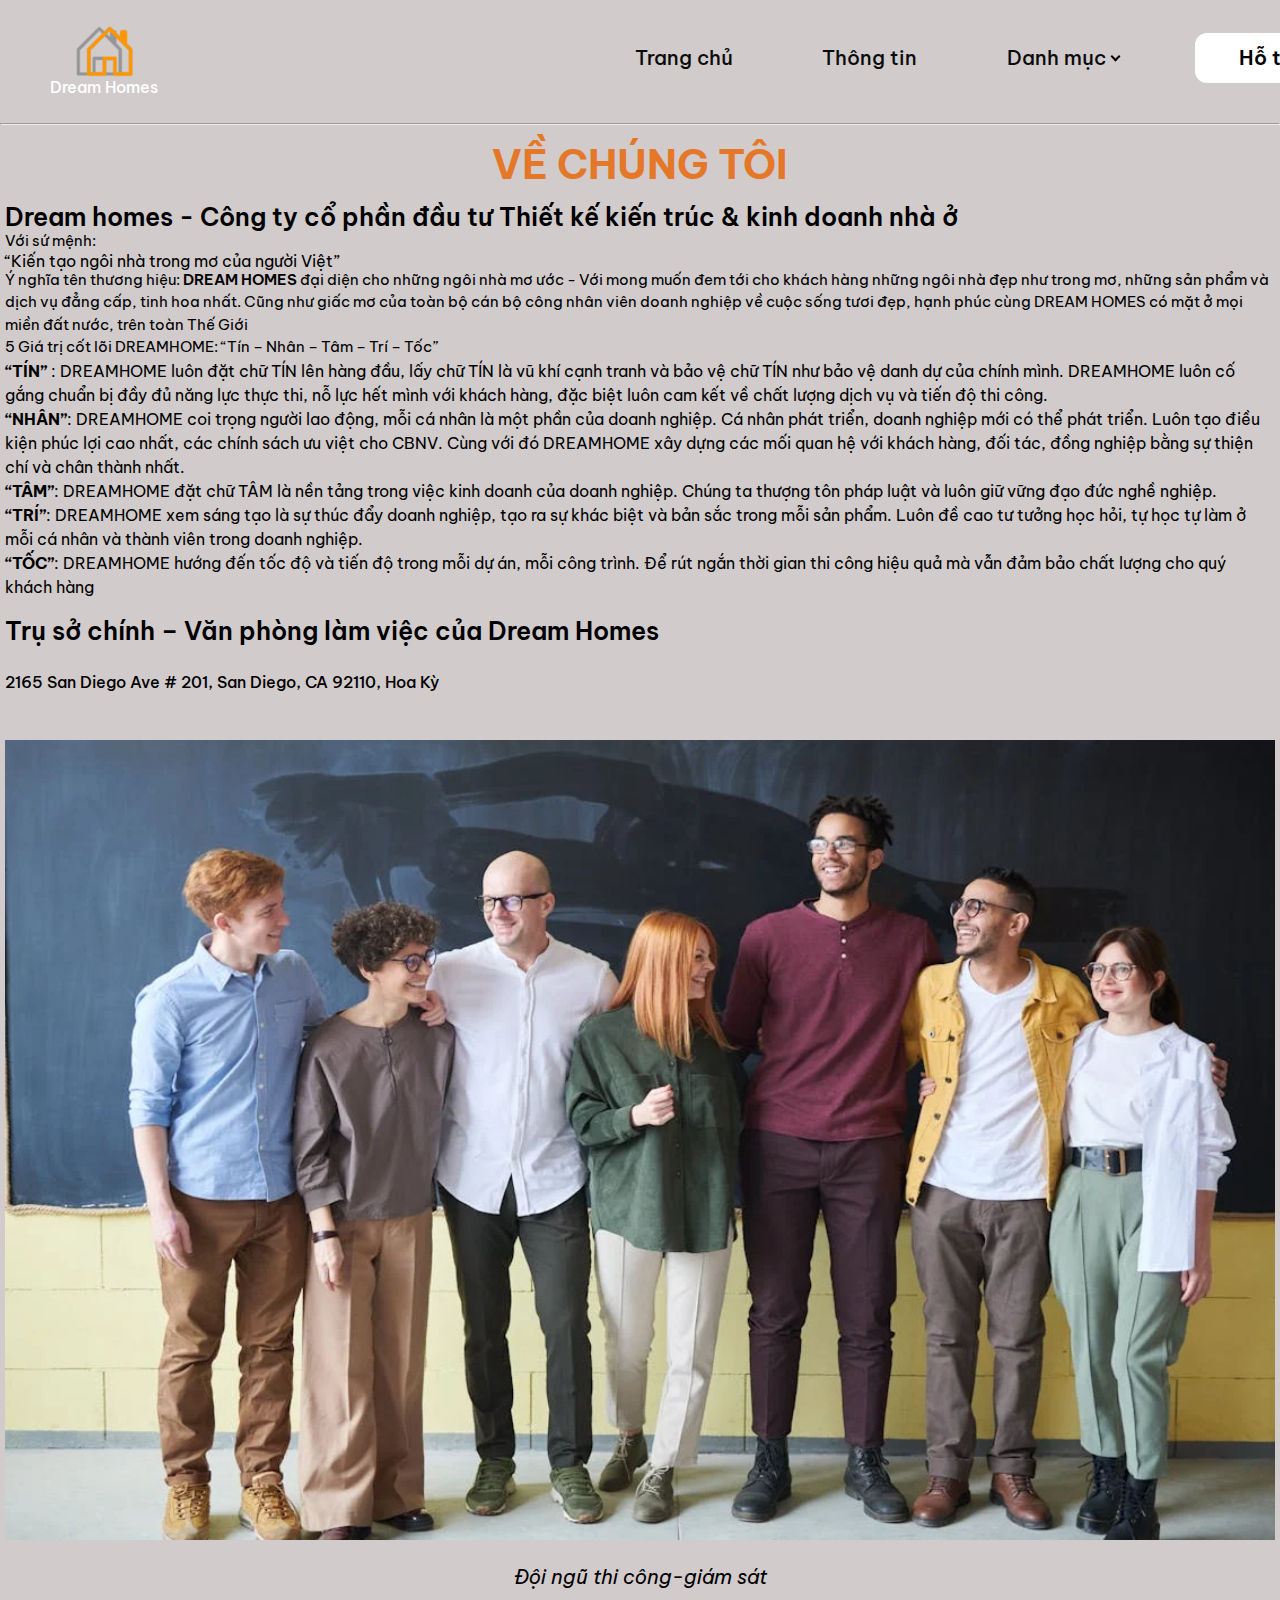
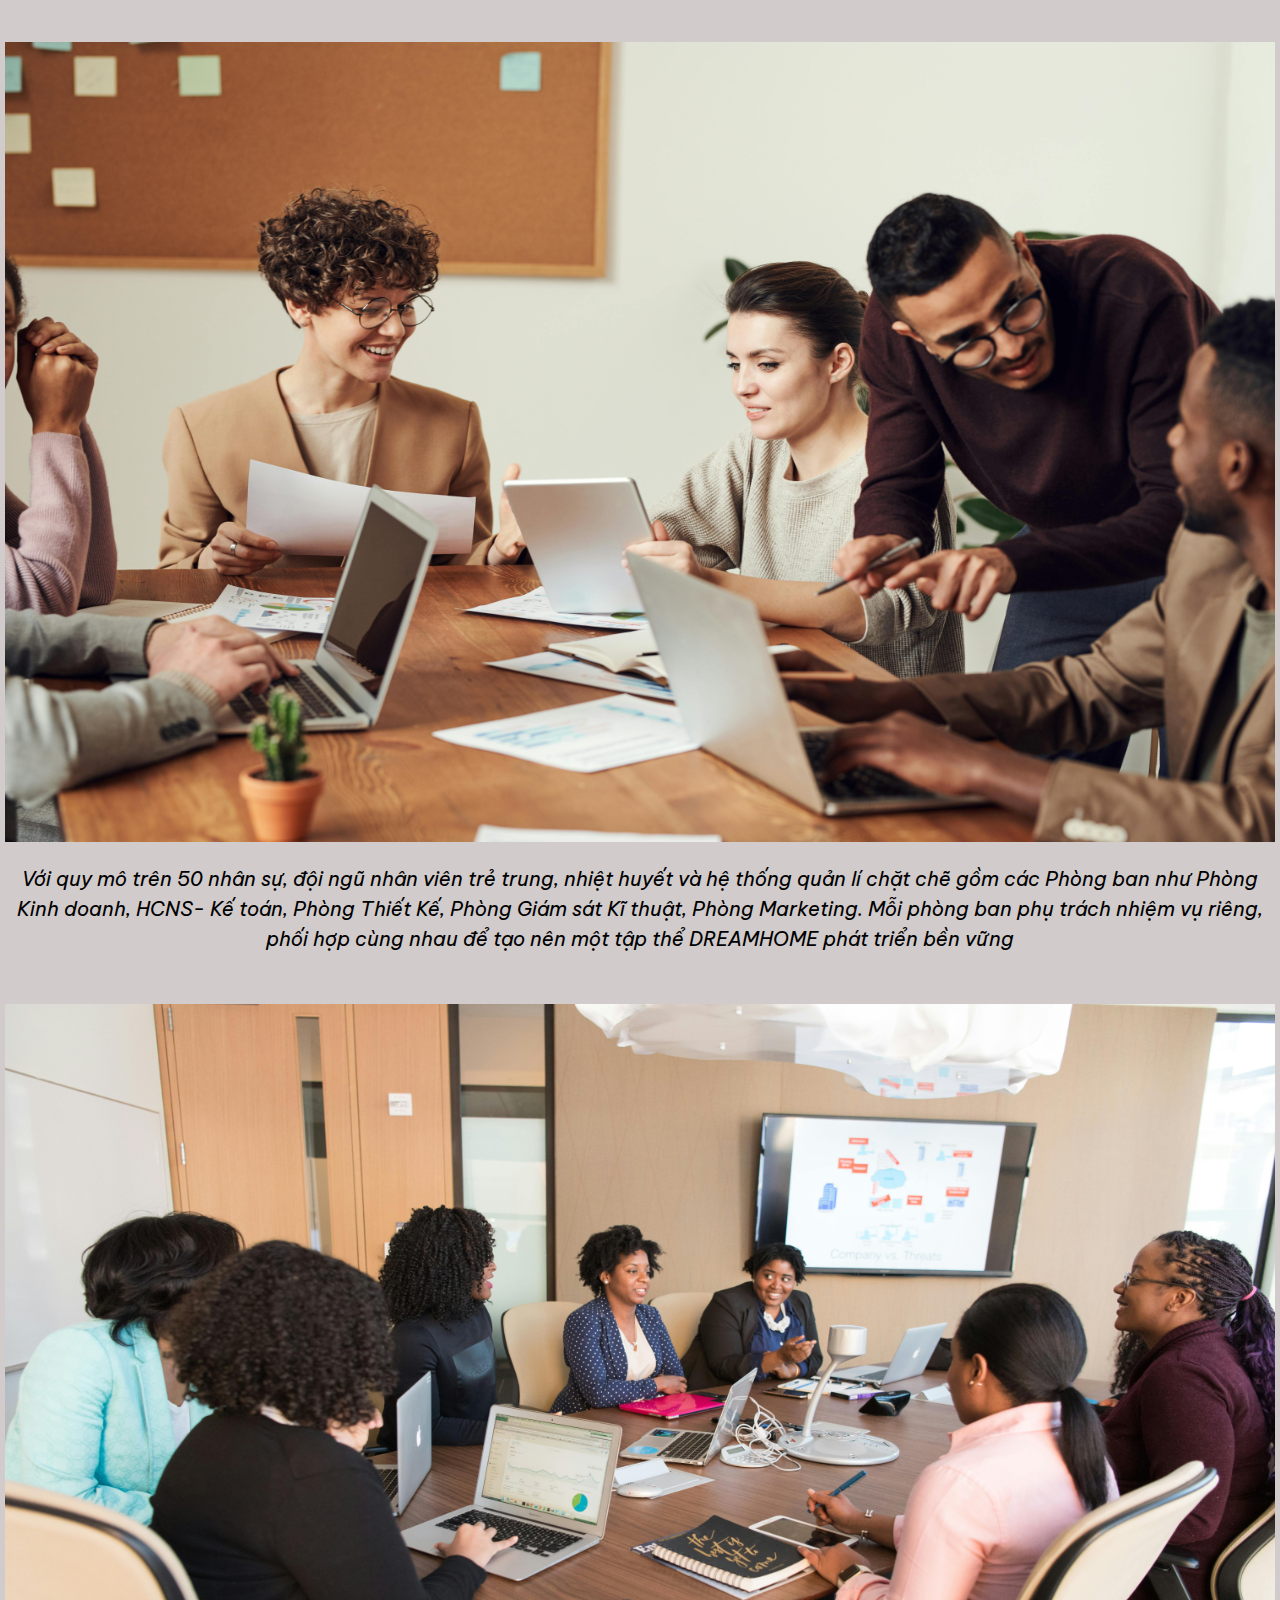
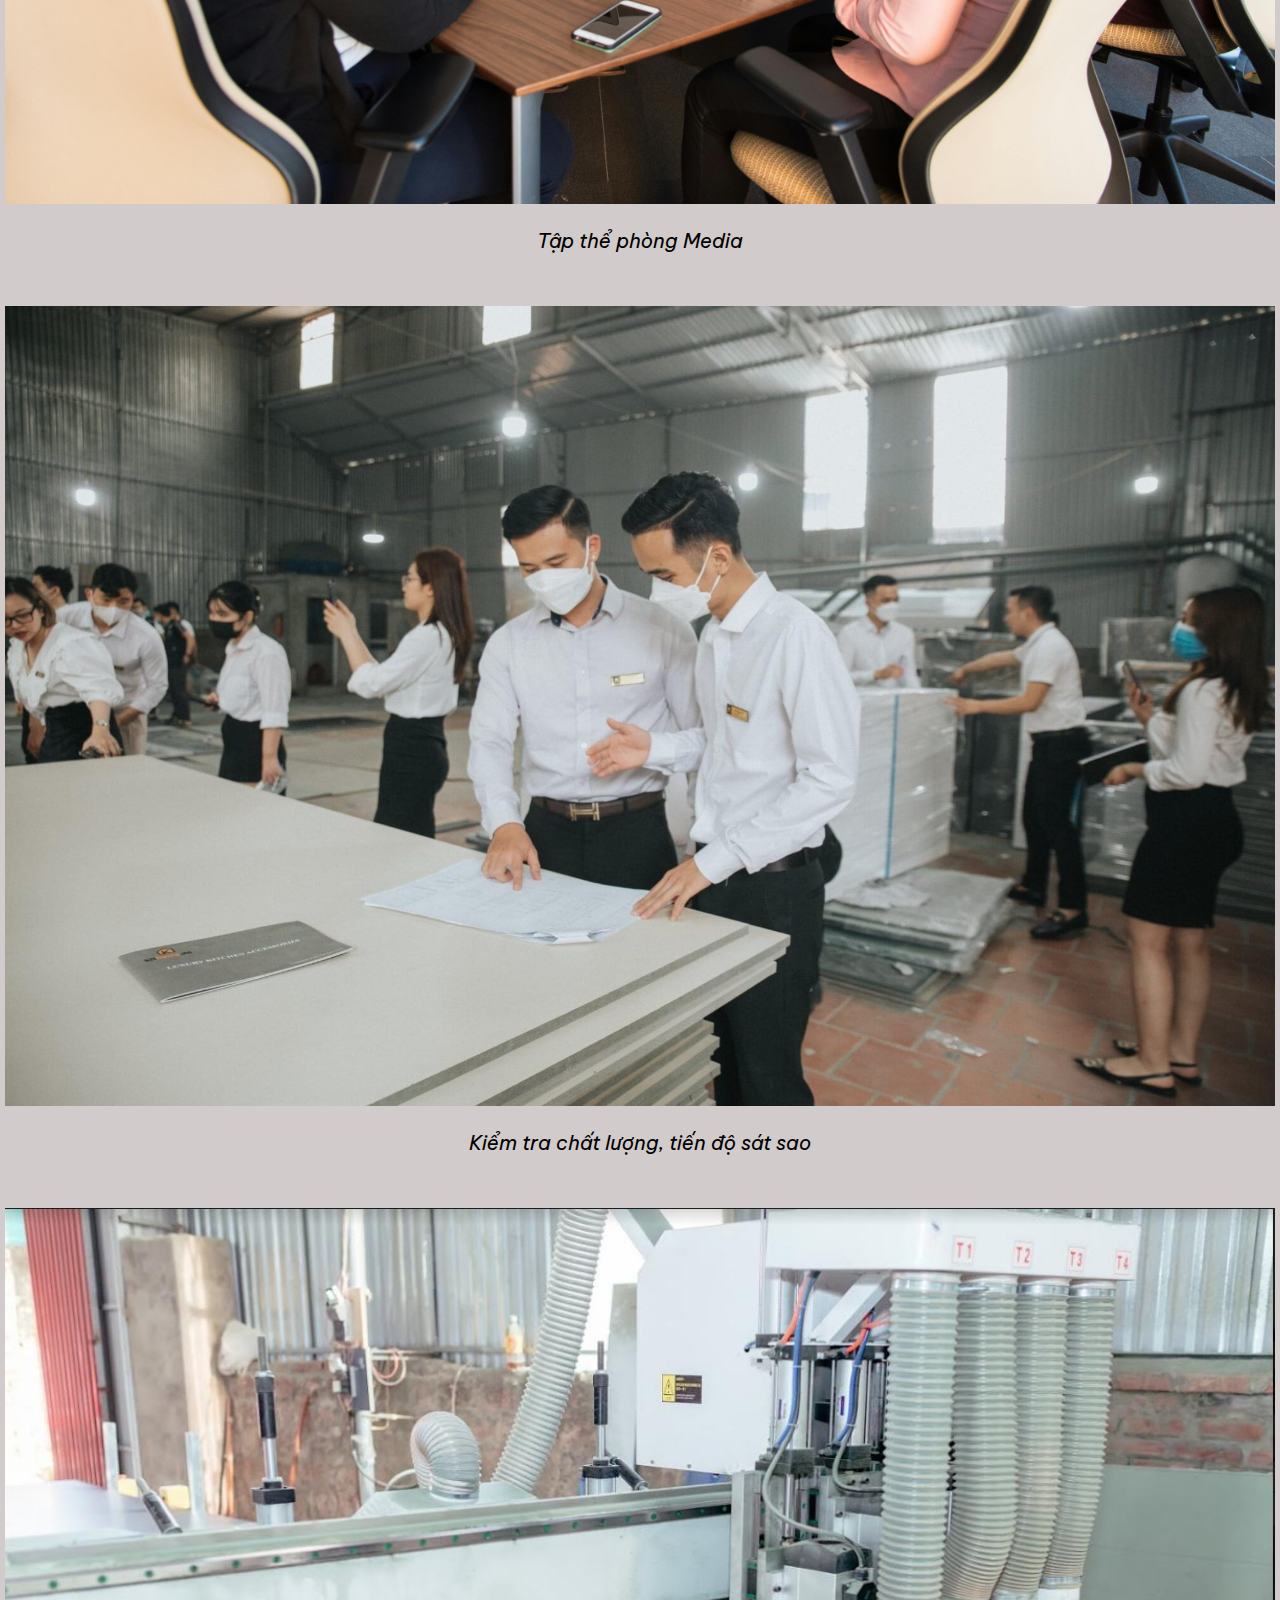
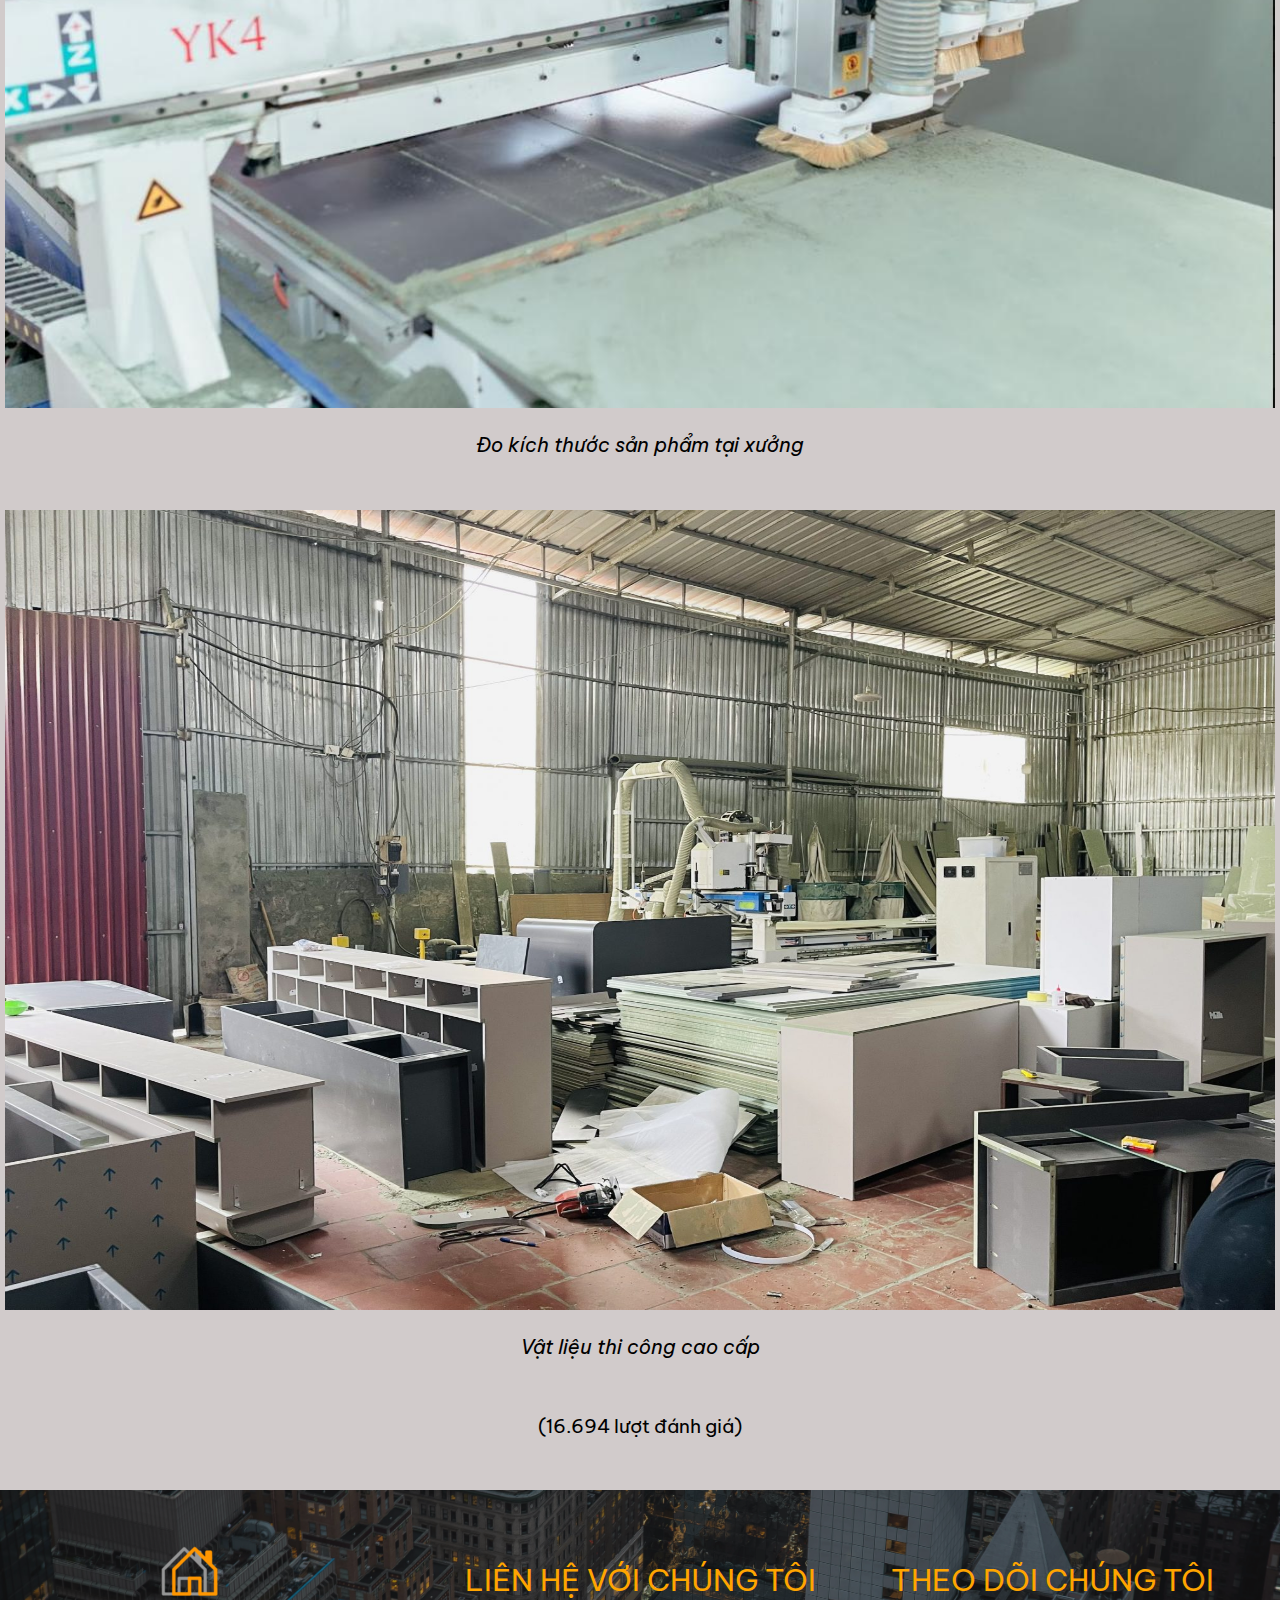
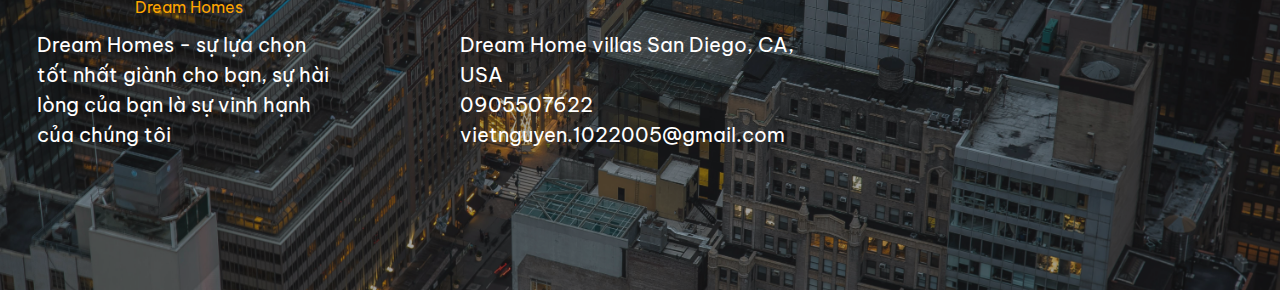
<file: htmls/infor.html>
<!DOCTYPE html>
<html lang="en">
  <head>
    <meta charset="UTF-8" />
    <meta name="viewport" content="width=device-width, initial-scale=1.0" />
    <!-- phần reset -->
    <link rel="stylesheet" href="../css/reset.css" />
    <!-- phần favicon -->
    <link
      rel="apple-touch-icon"
      sizes="57x57"
      href="../src/favicon/apple-icon-57x57.png"
    />
    <link
      rel="apple-touch-icon"
      sizes="60x60"
      href="../src/favicon/apple-icon-60x60.png"
    />
    <link
      rel="apple-touch-icon"
      sizes="72x72"
      href="../src/favicon/apple-icon-72x72.png"
    />
    <link
      rel="apple-touch-icon"
      sizes="76x76"
      href="../src/favicon/apple-icon-76x76.png"
    />
    <link
      rel="apple-touch-icon"
      sizes="114x114"
      href="../src/favicon/apple-icon-114x114.png"
    />
    <link
      rel="apple-touch-icon"
      sizes="120x120"
      href="../src/favicon/apple-icon-120x120.png"
    />
    <link
      rel="apple-touch-icon"
      sizes="144x144"
      href="../src/favicon/apple-icon-144x144.png"
    />
    <link
      rel="apple-touch-icon"
      sizes="152x152"
      href="../src/favicon/apple-icon-152x152.png"
    />
    <link
      rel="apple-touch-icon"
      sizes="180x180"
      href="../src/favicon/apple-icon-180x180.png"
    />
    <link
      rel="icon"
      type="image/png"
      sizes="192x192"
      href="../src/favicon/android-icon-192x192.png"
    />
    <link
      rel="icon"
      type="image/png"
      sizes="32x32"
      href="../src/favicon/favicon-32x32.png"
    />
    <link
      rel="icon"
      type="image/png"
      sizes="96x96"
      href="../src/favicon/favicon-96x96.png"
    />
    <link
      rel="icon"
      type="image/png"
      sizes="16x16"
      href="../src/favicon/favicon-16x16.png"
    />
    <link rel="manifest" href="/manifest.json" />
    <meta name="msapplication-TileColor" content="#ffffff" />
    <meta
      name="msapplication-TileImage"
      content="../src/favicon/ms-icon-144x144.png"
    />
    <meta name="theme-color" content="#ffffff" />
    <!-- font awesome -->
    <link
      rel="stylesheet"
      href="https://cdnjs.cloudflare.com/ajax/libs/font-awesome/6.5.2/css/all.min.css"
      integrity="sha512-SnH5WK+bZxgPHs44uWIX+LLJAJ9/2PkPKZ5QiAj6Ta86w+fsb2TkcmfRyVX3pBnMFcV7oQPJkl9QevSCWr3W6A=="
      crossorigin="anonymous"
      referrerpolicy="no-referrer"
    />
    <!-- phần font chữ -->
    <link rel="preconnect" href="https://fonts.googleapis.com" />
    <link rel="preconnect" href="https://fonts.gstatic.com" crossorigin />
    <link
      href="https://fonts.googleapis.com/css2?family=Be+Vietnam+Pro:ital,wght@0,100;0,200;0,300;0,400;0,500;0,600;0,700;0,800;0,900;1,100;1,200;1,300;1,400;1,500;1,600;1,700;1,800;1,900&display=swap"
      rel="stylesheet"
    />
    <!-- phần style -->
    <link rel="stylesheet" href="../css/infor.css" />
    <link rel="stylesheet" href="../css/responsive_for_infor.css">
    <title>Thông tin về chúng tôi</title>
  </head>
  <body>
    <header>
      <div class="main-content">
        <nav>
          <div class="logo">
            <a href="" class="icon"
              ><img src="../src/img/logo.png" alt=""
            /></a>
            <p>Dream Homes</p>
          </div>
          <ul class="item">
            <li><a href="../index.html">Trang chủ</a></li>
            <li><a href="">Thông tin</a></li>
            <li class="menu" id="menu">
              <a href="#">Danh mục</a>
              <div class="sub-menu-wrap" id="submenu">
                <div class="sub-menu">
                  <a href="../index.html#model">Sản phẩm nổi bật</a>
                  <a href="../index.html#other-projects">Dự án</a>
                  <a href="../index.html#engineer">Kỹ sư</a>
                  <a href="../index.html#tech">Công nghệ</a>
                </div>
              </div>
            </li>
            <li><a class="nav-btn" href="./lienhe.html">Hỗ trợ</a></li>
          </ul>
        </nav>
      </div>
    </header>
    <!-- mobile/tablet -->
    <div class="mobile-header">
      <input type="checkbox" name="menu-checkbox" id="menu-checkbox" hidden />
      <label for="menu-checkbox">
        <svg
          class="menu-header-icon"
          xmlns="http://www.w3.org/2000/svg"
          viewBox="0 0 448 512"
        >
          <path
            fill="currentcolor"
            d="M0 96C0 78.3 14.3 64 32 64H416c17.7 0 32 14.3 32 32s-14.3 32-32 32H32C14.3 128 0 113.7 0 96zM0 256c0-17.7 14.3-32 32-32H416c17.7 0 32 14.3 32 32s-14.3 32-32 32H32c-17.7 0-32-14.3-32-32zM448 416c0 17.7-14.3 32-32 32H32c-17.7 0-32-14.3-32-32s14.3-32 32-32H416c17.7 0 32 14.3 32 32z"
          />
        </svg>
      </label>
      <!-- phần overlay -->
      <label for="menu-checkbox" class="menu-overlay"></label>
      <!-- menu drawer -->
      <div class="menu-drawer">
        <div class="logo-drawer">
          <a href="#" class="icon"><img src="../src/img/logo.png" alt="" /></a>
          <p>Dream Homes</p>
        </div>
        <ul id="nav-mobile">
          <li><a href="../index.html">Trang chủ</a></li>
          <li><a href="./infor.html">Thông tin</a></li>
          <li><a href="../index.html#model">Sản phẩm nổi bật</a></li>
          <li><a href="../index.html#other-projects">Dự án</a></li>
          <li><a href="../index.html#engineer">Kỹ sư</a></li>
          <li><a href="../index.html#tech">Công nghệ</a></li>
          <li>
            <a class="nav-btn" href="./lienhe.html">Hỗ trợ</a>
          </li>
        </ul>
      </div>
    </div>
    <hr>
    <main>
       <div class="main-content">
            <h1>về chúng tôi</h1>
            <h2>
              Dream homes - Công ty cổ phần đầu tư Thiết kế kiến trúc & kinh doanh nhà ở
            </h2>
            <p>Với sứ mệnh: <blockquote>“Kiến tạo ngôi nhà trong mơ của người Việt”</blockquote></p>
            <p>Ý nghĩa tên thương hiệu: <span style="font-weight: 600;">DREAM HOMES</span> đại diện cho những ngôi nhà mơ ước - Với mong muốn đem tới cho khách hàng những ngôi nhà đẹp như trong mơ, những sản phẩm và dịch vụ đẳng cấp, tinh hoa nhất. Cũng như giấc mơ của toàn bộ cán bộ công nhân viên doanh nghiệp về cuộc sống tươi đẹp, hạnh phúc cùng DREAM HOMES có mặt ở mọi miền đất nước, trên toàn Thế Giới </p>
            <p>5 Giá trị cốt lõi DREAMHOME: “Tín – Nhân – Tâm – Trí – Tốc”</p>
            <ul>
                <li><span>“TÍN”</span> : DREAMHOME luôn đặt chữ TÍN lên hàng đầu, lấy chữ TÍN là vũ khí cạnh tranh và bảo vệ chữ TÍN như bảo vệ danh dự của chính mình. DREAMHOME luôn cố gắng chuẩn bị đầy đủ năng lực thực thi, nỗ lực hết mình với khách hàng, đặc biệt luôn cam kết về chất lượng dịch vụ và tiến độ thi công.</li>
                <li><span>“NHÂN”</span>: DREAMHOME coi trọng người lao động, mỗi cá nhân là một phần của doanh nghiệp. Cá nhân phát triển, doanh nghiệp mới có thể phát triển. Luôn tạo điều kiện phúc lợi cao nhất, các chính sách ưu việt cho CBNV. Cùng với đó DREAMHOME xây dựng các mối quan hệ với khách hàng, đối tác, đồng nghiệp bằng sự thiện chí và chân thành nhất.</li>
                <li><span>“TÂM”</span>: DREAMHOME đặt chữ TÂM là nền tảng trong việc kinh doanh của doanh nghiệp. Chúng ta thượng tôn pháp luật và luôn giữ vững đạo đức nghề nghiệp.</li>
                <li><span>“TRÍ”</span>: DREAMHOME xem sáng tạo là sự thúc đẩy doanh nghiệp, tạo ra sự khác biệt và bản sắc trong mỗi sản phẩm. Luôn đề cao tư tưởng học hỏi, tự học tự làm ở mỗi cá nhân và thành viên trong doanh nghiệp.</li>
                <li><span>“TỐC”</span>: DREAMHOME hướng đến tốc độ và tiến độ trong mỗi dự án, mỗi công trình. Để rút ngắn thời gian thi công hiệu quả mà vẫn đảm bảo chất lượng cho quý khách hàng</li>
            </ul>
            <h2>Trụ sở chính – Văn phòng làm việc của Dream Homes</h2>
            <address>2165 San Diego Ave # 201, San Diego, CA 92110, Hoa Kỳ</address>
            <img src="../src/img/staff1.webp" alt="">
            <p class="img-desc">Đội ngũ thi công-giám sát</p>
            <img src="../src/img/staff2.jpg" alt="">
            <p class="img-desc">Với quy mô trên 50 nhân sự, đội ngũ nhân viên trẻ trung, nhiệt huyết và hệ thống quản lí chặt chẽ gồm các Phòng ban như Phòng Kinh doanh, HCNS- Kế toán, Phòng Thiết Kế, Phòng Giám sát Kĩ thuật, Phòng Marketing. Mỗi phòng ban phụ trách nhiệm vụ riêng, phối hợp cùng nhau để tạo nên một tập thể DREAMHOME phát triển bền vững</p>
            <img src="../src/img/staff3.jpg" alt="">
            <p class="img-desc">Tập thể phòng Media</p>
            <img src="../src/img/staff4.jpg" alt="">
            <p class="img-desc">Kiểm tra chất lượng, tiến độ sát sao</p>
            <img src="../src/img/staff5.jpg" alt="">
            <p class="img-desc">Đo kích thước sản phẩm tại xưởng</p>
            <img src="../src/img/staff6.jpg" alt="">
            <p class="img-desc">Vật liệu thi công cao cấp</p>
        </div>
        <div class="evaluate">
            <i class="fa-solid fa-star"></i>
            <i class="fa-solid fa-star"></i>
            <i class="fa-solid fa-star"></i>
            <i class="fa-solid fa-star"></i>
            <i class="fa-solid fa-star"></i>
            <p>(16.694 lượt đánh giá)</p>
        </div>
    </main>
    <footer>
        <img src="../src/img/footerB.jpg" alt="" />
        <div class="main-content">
          <div class="items">
            <div class="left">
              <div class="label">
                <img src="../src/img/logo.png" alt="" />
                <p style="color: orange">Dream Homes</p>
              </div>
              <p class="desc">
                Dream Homes - sự lựa chọn tốt nhất giành cho bạn, sự hài lòng của
                bạn là sự vinh hạnh của chúng tôi
              </p>
            </div>
            <div class="center">
              <h2>Liên hệ với chúng tôi</h2>
              <div class="contact-me">
                <div class="address">
                  <i class="fa-solid fa-location-dot"></i>
                  <address>Dream Home villas San Diego, CA, USA</address>
                </div>
                <div class="phone">
                  <i class="fa-solid fa-phone-volume"></i>
                  <p>0905507622</p>
                </div>
                <div class="mail">
                  <i class="fa-solid fa-envelope"></i>
                  <p>vietnguyen.1022005@gmail.com</p>
                </div>
              </div>
            </div>
            <div class="right">
              <h2>Theo dõi chúng tôi</h2>
              <div class="icon">
                <a href="https://www.instagram.com/" target="_blank"
                  ><i class="fa-brands fa-instagram" id="instagram"></i
                ></a>
                <a href="https://www.facebook.com/" target="_blank"
                  ><i class="fa-brands fa-facebook" id="facebook"></i
                ></a>
                <a href="https://twitter.com/" target="_blank"
                  ><i class="fa-brands fa-twitter" id="twitter"></i
                ></a>
              </div>
            </div>
          </div>
        </div>
      </footer>
   <script src="../js/model.js"></script>
  </body>
</html>
</file>
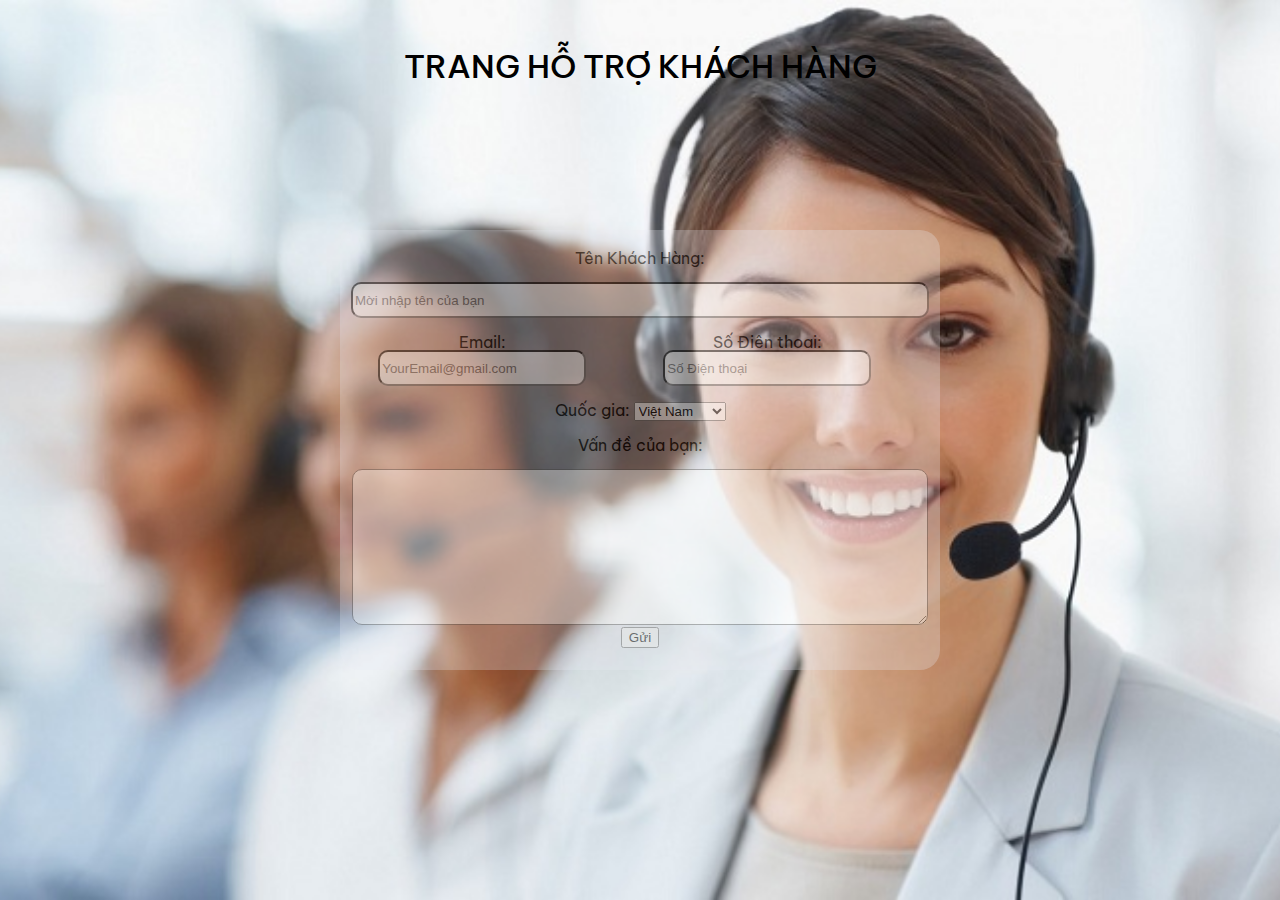
<file: htmls/lienhe.html>
<!DOCTYPE html>
<html lang="en">
  <head>
    <meta charset="UTF-8" />
    <meta name="viewport" content="width=device-width, initial-scale=1.0" />
    <!-- reset -->
    <link rel="stylesheet" href="../css/reset.css" />
    <!-- favicon -->
    <link
      rel="apple-touch-icon"
      sizes="57x57"
      href="../src/favicon/apple-icon-57x57.png"
    />
    <link
      rel="apple-touch-icon"
      sizes="60x60"
      href="../src/favicon/apple-icon-60x60.png"
    />
    <link
      rel="apple-touch-icon"
      sizes="72x72"
      href="../src/favicon/apple-icon-72x72.png"
    />
    <link
      rel="apple-touch-icon"
      sizes="76x76"
      href="../src/favicon/apple-icon-76x76.png"
    />
    <link
      rel="apple-touch-icon"
      sizes="114x114"
      href="../src/favicon/apple-icon-114x114.png"
    />
    <link
      rel="apple-touch-icon"
      sizes="120x120"
      href="../src/favicon/apple-icon-120x120.png"
    />
    <link
      rel="apple-touch-icon"
      sizes="144x144"
      href="../src/favicon/apple-icon-144x144.png"
    />
    <link
      rel="apple-touch-icon"
      sizes="152x152"
      href="../src/favicon/apple-icon-152x152.png"
    />
    <link
      rel="apple-touch-icon"
      sizes="180x180"
      href="../src/favicon/apple-icon-180x180.png"
    />
    <link
      rel="icon"
      type="image/png"
      sizes="192x192"
      href="../src/favicon/android-icon-192x192.png"
    />
    <link
      rel="icon"
      type="image/png"
      sizes="32x32"
      href="../src/favicon/favicon-32x32.png"
    />
    <link
      rel="icon"
      type="image/png"
      sizes="96x96"
      href="../src/favicon/favicon-96x96.png"
    />
    <link
      rel="icon"
      type="image/png"
      sizes="16x16"
      href="../src/favicon/favicon-16x16.png"
    />
    <link rel="manifest" href="/manifest.json" />
    <meta name="msapplication-TileColor" content="#ffffff" />
    <meta
      name="msapplication-TileImage"
      content="../src/favicon/ms-icon-144x144.png"
    />
    <meta name="theme-color" content="#ffffff" />
    <!-- font chữ -->
    <link rel="preconnect" href="https://fonts.googleapis.com" />
    <link rel="preconnect" href="https://fonts.gstatic.com" crossorigin />
    <link
      href="https://fonts.googleapis.com/css2?family=Be+Vietnam+Pro:ital,wght@0,100;0,200;0,300;0,400;0,500;0,600;0,700;0,800;0,900;1,100;1,200;1,300;1,400;1,500;1,600;1,700;1,800;1,900&display=swap"
      rel="stylesheet"
    />
    <!-- style -->
    <link rel="stylesheet" href="../css/lienhe.css" />
    <link rel="stylesheet" href="../css/responsive_for_lienhe.css" />
    <title>Liên hệ - Hỗ trợ 24/7</title>
  </head>
  <body>
    <img src="../src/img/background.jpeg" alt="" />
    <h1>TRANG HỖ TRỢ KHÁCH HÀNG</h1>
    <form action="" method="post">
      <label for="name">Tên Khách Hàng:</label><br /><br />
      <input
        type="text"
        name="name"
        id="name"
        placeholder="Mời nhập tên của bạn"
      />
      <br /><br />
      <div class="infor">
        <div>
          <label for="email">Email:</label>
          <input
            type="email"
            name="email"
            id="email"
            placeholder="YourEmail@gmail.com"
          />
        </div>

        <div>
          <label for="sdt">Số Điện thoại:</label>
          <input type="tel" name="sdt" id="sdt" placeholder="Số Điện thoại" />
        </div>
      </div>
      <br />
      <label for="">Quốc gia:</label>
      <select>
        <option value="">Việt Nam</option>
        <option value="">Mỹ</option>
        <option value="">Hàn Quốc</option>
        <option value="">Hàn Quốc</option>
        <option value="">Nhật Bản</option>
        <option value="">Trung Quốc</option>
      </select>
      <br />
      <br />
      <label for="message">Vấn đề của bạn:</label><br /><br />
      <textarea name="message" id="message" cols="30" rows="10"></textarea>

      <input type="submit" value="Gửi" d="btn" />
    </form>
  </body>
</html>
</file>
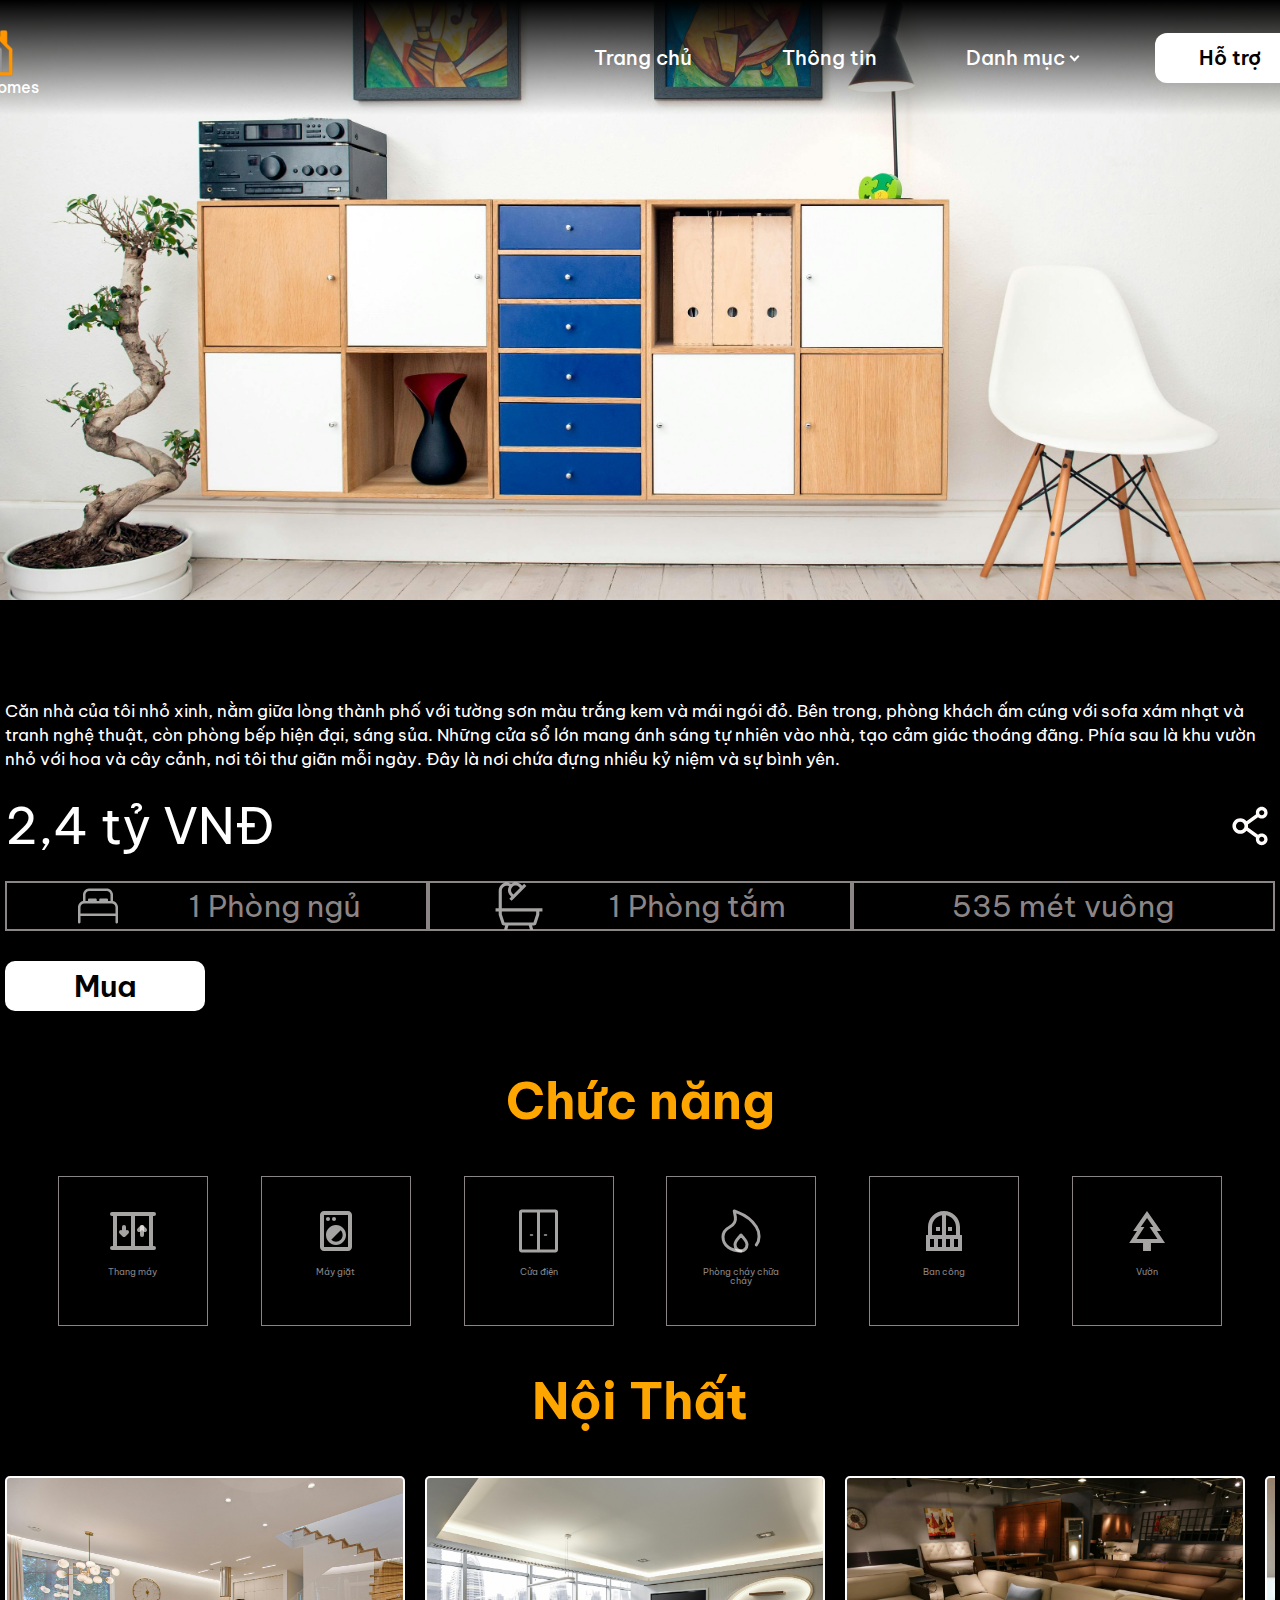
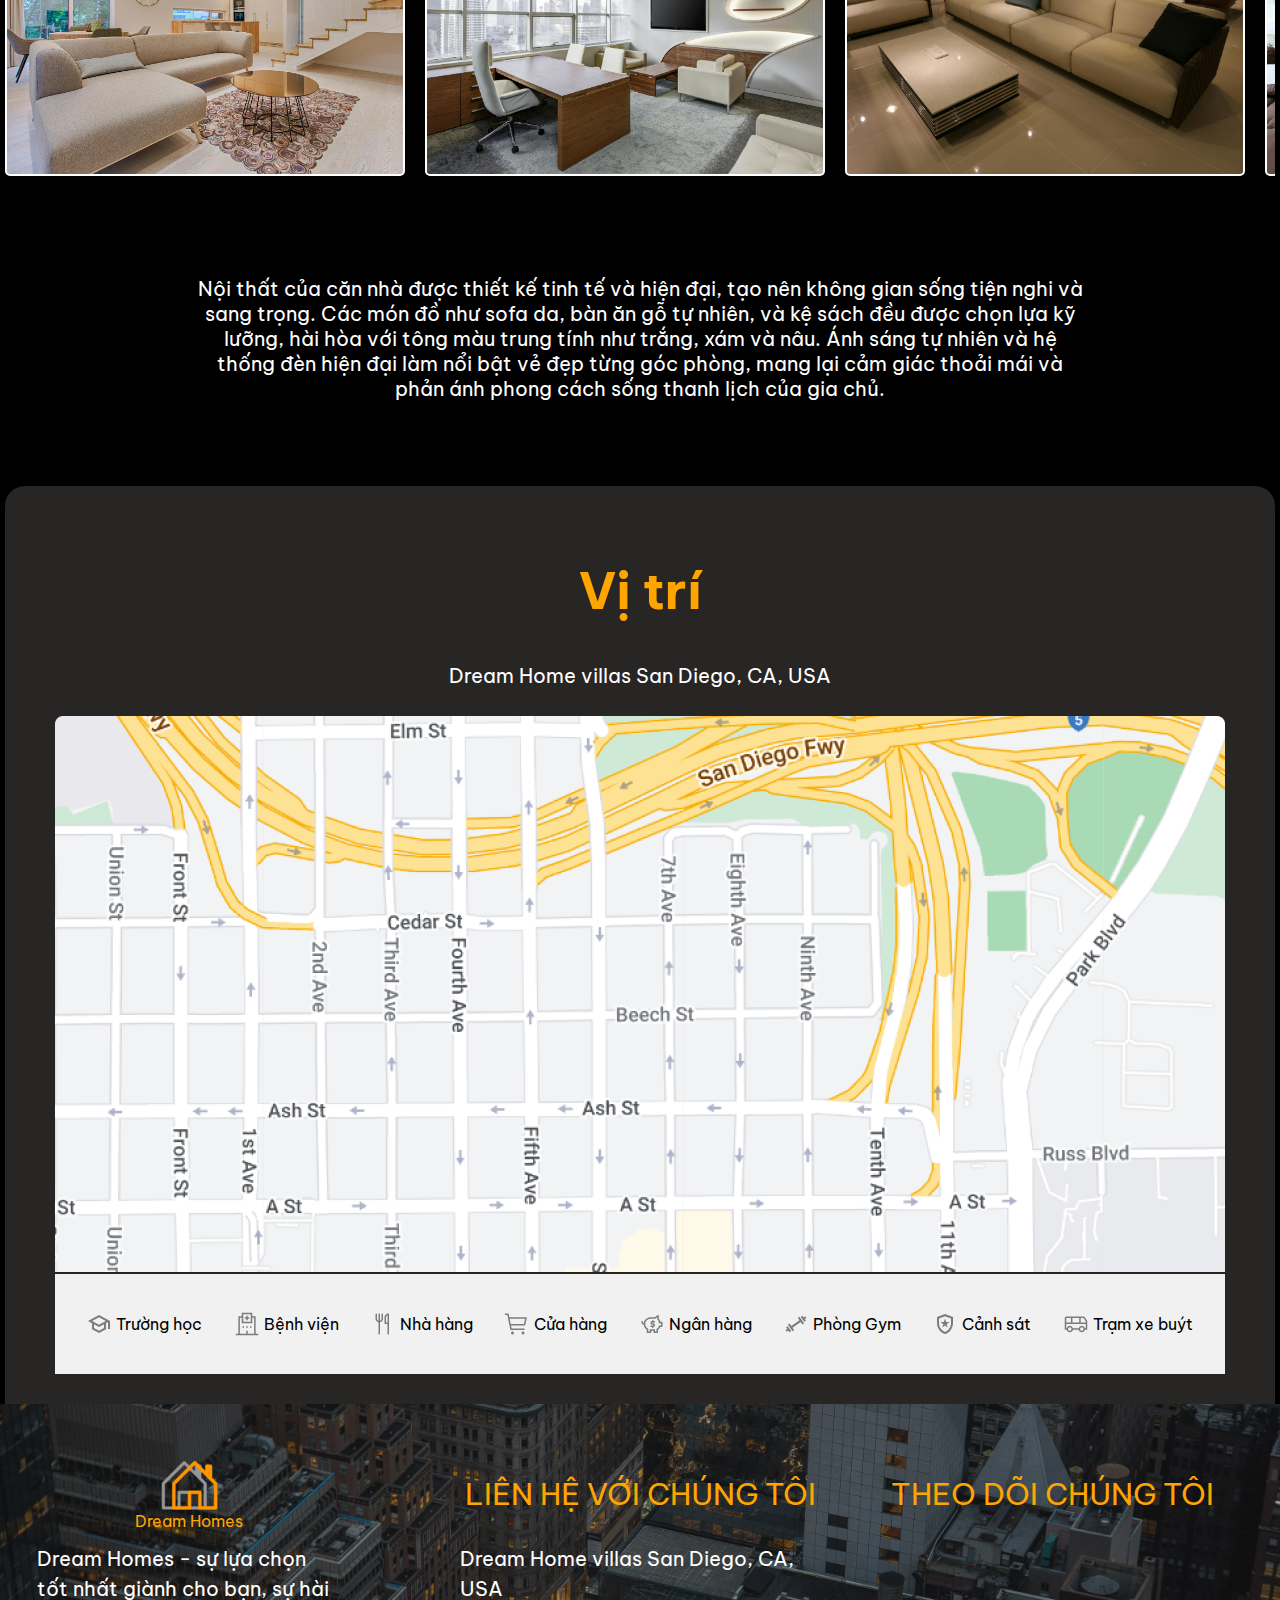
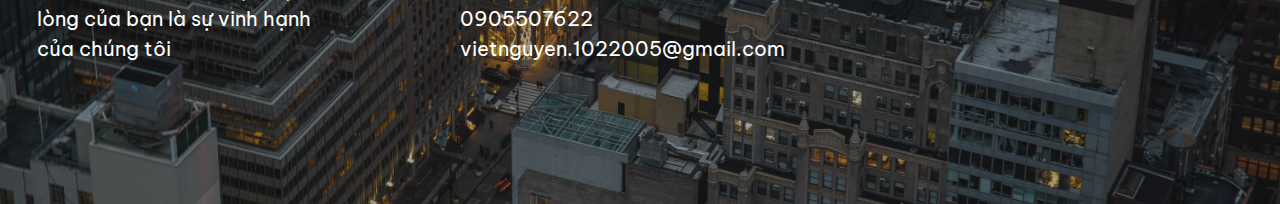
<file: htmls/nhathu1.html>
<!DOCTYPE html>
<html lang="en">
  <head>
    <meta charset="UTF-8" />
    <meta name="viewport" content="width=device-width, initial-scale=1.0" />
    <!-- phần reset -->
    <link rel="stylesheet" href="../css/reset.css" />
    <!-- phần favicon -->
    <link
      rel="apple-touch-icon"
      sizes="57x57"
      href="../src/favicon/apple-icon-57x57.png"
    />
    <link
      rel="apple-touch-icon"
      sizes="60x60"
      href="../src/favicon/apple-icon-60x60.png"
    />
    <link
      rel="apple-touch-icon"
      sizes="72x72"
      href="../src/favicon/apple-icon-72x72.png"
    />
    <link
      rel="apple-touch-icon"
      sizes="76x76"
      href="../src/favicon/apple-icon-76x76.png"
    />
    <link
      rel="apple-touch-icon"
      sizes="114x114"
      href="../src/favicon/apple-icon-114x114.png"
    />
    <link
      rel="apple-touch-icon"
      sizes="120x120"
      href="../src/favicon/apple-icon-120x120.png"
    />
    <link
      rel="apple-touch-icon"
      sizes="144x144"
      href="../src/favicon/apple-icon-144x144.png"
    />
    <link
      rel="apple-touch-icon"
      sizes="152x152"
      href="../src/favicon/apple-icon-152x152.png"
    />
    <link
      rel="apple-touch-icon"
      sizes="180x180"
      href="../src/favicon/apple-icon-180x180.png"
    />
    <link
      rel="icon"
      type="image/png"
      sizes="192x192"
      href="../src/favicon/android-icon-192x192.png"
    />
    <link
      rel="icon"
      type="image/png"
      sizes="32x32"
      href="../src/favicon/favicon-32x32.png"
    />
    <link
      rel="icon"
      type="image/png"
      sizes="96x96"
      href="../src/favicon/favicon-96x96.png"
    />
    <link
      rel="icon"
      type="image/png"
      sizes="16x16"
      href="../src/favicon/favicon-16x16.png"
    />
    <link rel="manifest" href="/manifest.json" />
    <meta name="msapplication-TileColor" content="#ffffff" />
    <meta
      name="msapplication-TileImage"
      content="../src/favicon/ms-icon-144x144.png"
    />
    <meta name="theme-color" content="#ffffff" />
    <!-- font awesome -->
    <link
      rel="stylesheet"
      href="https://cdnjs.cloudflare.com/ajax/libs/font-awesome/6.5.2/css/all.min.css"
      integrity="sha512-SnH5WK+bZxgPHs44uWIX+LLJAJ9/2PkPKZ5QiAj6Ta86w+fsb2TkcmfRyVX3pBnMFcV7oQPJkl9QevSCWr3W6A=="
      crossorigin="anonymous"
      referrerpolicy="no-referrer"
    />
    <!-- phần font chữ -->
    <link rel="preconnect" href="https://fonts.googleapis.com" />
    <link rel="preconnect" href="https://fonts.gstatic.com" crossorigin />
    <link
      href="https://fonts.googleapis.com/css2?family=Be+Vietnam+Pro:ital,wght@0,100;0,200;0,300;0,400;0,500;0,600;0,700;0,800;0,900;1,100;1,200;1,300;1,400;1,500;1,600;1,700;1,800;1,900&display=swap"
      rel="stylesheet"
    />
    <!-- phần style -->
    <link rel="stylesheet" href="../css/model.css" />
    <link rel="stylesheet" href="../css/responsive_for_model.css" />
    <title>Nhà ở</title>
  </head>
  <body>
    <header>
      <div class="main-content">
        <nav>
          <div class="logo">
            <a href="#" class="icon"
              ><img src="../src/img/logo.png" alt=""
            /></a>
            <p>Dream Homes</p>
          </div>
          <ul class="item">
            <li><a href="../index.html">Trang chủ</a></li>
            <li><a href="./infor.html">Thông tin</a></li>
            <li class="menu" id="menu">
              <a href="#">Danh mục</a>
              <div class="sub-menu-wrap" id="submenu">
                <div class="sub-menu">
                  <a href="../index.html#model">Sản phẩm nổi bật</a>
                  <a href="../index.html#other-projects">Dự án</a>
                  <a href="../index.html#engineer">Kỹ sư</a>
                  <a href="../index.html#tech">Công nghệ</a>
                </div>
              </div>
            </li>
            <li>
              <a class="nav-btn" href="./lienhe.html">Hỗ trợ</a>
            </li>
          </ul>
        </nav>
        <div class="model">
          <img
            class="header-background"
            src="../src/img/furniture1.jpg"
            alt=""
          />
        </div>
      </div>
    </header>
    <!-- mobile/tablet -->
    <div class="mobile-header">
      <input type="checkbox" name="menu-checkbox" id="menu-checkbox" hidden />
      <label for="menu-checkbox">
        <svg
          class="menu-header-icon"
          xmlns="http://www.w3.org/2000/svg"
          viewBox="0 0 448 512"
        >
          <path
            fill="currentcolor"
            d="M0 96C0 78.3 14.3 64 32 64H416c17.7 0 32 14.3 32 32s-14.3 32-32 32H32C14.3 128 0 113.7 0 96zM0 256c0-17.7 14.3-32 32-32H416c17.7 0 32 14.3 32 32s-14.3 32-32 32H32c-17.7 0-32-14.3-32-32zM448 416c0 17.7-14.3 32-32 32H32c-17.7 0-32-14.3-32-32s14.3-32 32-32H416c17.7 0 32 14.3 32 32z"
          />
        </svg>
      </label>
      <!-- phần overlay -->
      <label for="menu-checkbox" class="menu-overlay"></label>
      <!-- menu drawer -->
      <div class="menu-drawer">
        <div class="logo-drawer">
          <a href="#" class="icon"><img src="../src/img/logo.png" alt="" /></a>
          <p>Dream Homes</p>
        </div>
        <ul id="nav-mobile">
          <li><a href="../index.html">Trang chủ</a></li>
          <li><a href="./infor.html">Thông tin</a></li>
          <li><a href="../index.html#model">Sản phẩm nổi bật</a></li>
          <li><a href="../index.html#other-projects">Dự án</a></li>
          <li><a href="../index.html#engineer">Kỹ sư</a></li>
          <li><a href="../index.html#tech">Công nghệ</a></li>
          <li>
            <a class="nav-btn" href="./lienhe.html">Hỗ trợ</a>
          </li>
        </ul>
      </div>
    </div>
    <main>
      <div class="main-content">
        <section class="infor">
          <div class="desc-fast">
            <p>
              Căn nhà của tôi nhỏ xinh, nằm giữa lòng thành phố với tường sơn
              màu trắng kem và mái ngói đỏ. Bên trong, phòng khách ấm cúng với
              sofa xám nhạt và tranh nghệ thuật, còn phòng bếp hiện đại, sáng
              sủa. Những cửa sổ lớn mang ánh sáng tự nhiên vào nhà, tạo cảm giác
              thoáng đãng. Phía sau là khu vườn nhỏ với hoa và cây cảnh, nơi tôi
              thư giãn mỗi ngày. Đây là nơi chứa đựng nhiều kỷ niệm và sự bình
              yên.
            </p>
          </div>
          <div class="cost">
            <div class="price">2,4 tỷ VNĐ</div>
            <a href="" class="share"
              ><img src="../src/img/share.svg" alt=""
            /></a>
          </div>
          <div class="condition">
            <div class="bed">
              <img src="../src/img/bed.svg" alt="" />
              <span>1 Phòng ngủ</span>
            </div>
            <div class="bath">
              <img src="../src/img/bath.svg" alt="" />
              <span>1 Phòng tắm</span>
            </div>
            <div class="dientich"><span>535 mét vuông</span></div>
          </div>
          <div class="buy">Mua</div>
        </section>
        <section class="features">
          <h1 class="title">Chức năng</h1>
          <div class="feature-items">
            <div>
              <img src="../src/img/item1.svg" alt="" />
              <p>Thang máy</p>
            </div>
            <div>
              <img src="../src/img/item2.svg" alt="" />
              <p>Máy giặt</p>
            </div>
            <div>
              <img src="../src/img/item3.svg" alt="" />
              <p>Cửa điện</p>
            </div>
            <div>
              <img src="../src/img/item4.svg" alt="" />
              <p>Phòng cháy chữa cháy</p>
            </div>
            <div>
              <img src="../src/img/item5.svg" alt="" />
              <p>Ban công</p>
            </div>
            <div>
              <img src="../src/img/item6.svg" alt="" />
              <p>Vườn</p>
            </div>
          </div>
        </section>
        <section class="furniture">
          <h1 class="title">Nội Thất</h1>
          <div class="slide-furniture">
            <div
              class="furniture-item"
              style="background-image: url(../src/img/furniture1.jpg)"
            ></div>
            <div
              class="furniture-item"
              style="background-image: url(../src/img/furniture2.jpg)"
            ></div>
            <div
              class="furniture-item"
              style="background-image: url(../src/img/furniture3.jpg)"
            ></div>
            <div
              class="furniture-item"
              style="background-image: url(../src/img/furniture4.jpg)"
            ></div>
            <div
              class="furniture-item"
              style="background-image: url(../src/img/furniture5.jpg)"
            ></div>
            <div
              class="furniture-item"
              style="background-image: url(../src/img/furniture6.jpg)"
            ></div>
          </div>
          <div class="furniture-desc">
            <p>
              Nội thất của căn nhà được thiết kế tinh tế và hiện đại, tạo nên
              không gian sống tiện nghi và sang trọng. Các món đồ như sofa da,
              bàn ăn gỗ tự nhiên, và kệ sách đều được chọn lựa kỹ lưỡng, hài hòa
              với tông màu trung tính như trắng, xám và nâu. Ánh sáng tự nhiên
              và hệ thống đèn hiện đại làm nổi bật vẻ đẹp từng góc phòng, mang
              lại cảm giác thoải mái và phản ánh phong cách sống thanh lịch của
              gia chủ.
            </p>
          </div>
        </section>
        <section class="neighborhood">
          <h1 class="title">Vị trí</h1>
          <address class="location">
            Dream Home villas San Diego, CA, USA
          </address>
          <div class="map">
            <div class="map-img">
              <a href=""
                ><img src="../src/img/map.png" alt="" class="ggmap"
              /></a>
            </div>
            <ul class="services">
              <li>
                <a href="">
                  <img src="../src/img/edu.svg" alt="" class="icon-service" />
                  <span class="text-service">Trường học</span>
                </a>
              </li>
              <li>
                <a href="">
                  <img
                    src="../src/img/hospital.svg"
                    alt=""
                    class="icon-service"
                  />
                  <span class="text-service">Bệnh viện</span>
                </a>
              </li>
              <li>
                <a href="">
                  <img
                    src="../src/img/restaurant.svg"
                    alt=""
                    class="icon-service"
                  />
                  <span class="text-service">Nhà hàng</span>
                </a>
              </li>
              <li>
                <a href="">
                  <img
                    src="../src/img/groceries.svg"
                    alt=""
                    class="icon-service"
                  />
                  <span class="text-service">Cửa hàng</span>
                </a>
              </li>
              <li>
                <a href="">
                  <img
                    src="../src/img/piggy-bank.svg"
                    alt=""
                    class="icon-service"
                  />
                  <span class="text-service">Ngân hàng</span>
                </a>
              </li>
              <li>
                <a href="">
                  <img src="../src/img/gym.svg" alt="" class="icon-service" />
                  <span class="text-service">Phòng Gym</span>
                </a>
              </li>
              <li>
                <a href="">
                  <img
                    src="../src/img/police-station.svg"
                    alt=""
                    class="icon-service"
                  />
                  <span class="text-service">Cảnh sát</span>
                </a>
              </li>
              <li>
                <a href="">
                  <img src="../src/img/bus.svg" alt="" class="icon-service" />
                  <span class="text-service">Trạm xe buýt</span>
                </a>
              </li>
            </ul>
          </div>
        </section>
      </div>
    </main>
    <footer>
      <img src="../src/img/footerB.jpg" alt="" />
      <div class="main-content">
        <div class="items">
          <div class="left">
            <div class="label">
              <img src="../src/img/logo.png" alt="" />
              <p style="color: orange">Dream Homes</p>
            </div>
            <p class="desc">
              Dream Homes - sự lựa chọn tốt nhất giành cho bạn, sự hài lòng của
              bạn là sự vinh hạnh của chúng tôi
            </p>
          </div>
          <div class="center">
            <h2>Liên hệ với chúng tôi</h2>
            <div class="contact-me">
              <div class="address">
                <i class="fa-solid fa-location-dot"></i>
                <address>Dream Home villas San Diego, CA, USA</address>
              </div>
              <div class="phone">
                <i class="fa-solid fa-phone-volume"></i>
                <p>0905507622</p>
              </div>
              <div class="mail">
                <i class="fa-solid fa-envelope"></i>
                <p>vietnguyen.1022005@gmail.com</p>
              </div>
            </div>
          </div>
          <div class="right">
            <h2>Theo dõi chúng tôi</h2>
            <div class="icon">
              <a href="https://www.instagram.com/" target="_blank"
                ><i class="fa-brands fa-instagram" id="instagram"></i
              ></a>
              <a href="https://www.facebook.com/" target="_blank"
                ><i class="fa-brands fa-facebook" id="facebook"></i
              ></a>
              <a href="https://twitter.com/" target="_blank"
                ><i class="fa-brands fa-twitter" id="twitter"></i
              ></a>
            </div>
          </div>
        </div>
      </div>
    </footer>
    <script src="../js/model.js"></script>
  </body>
</html>
</file>
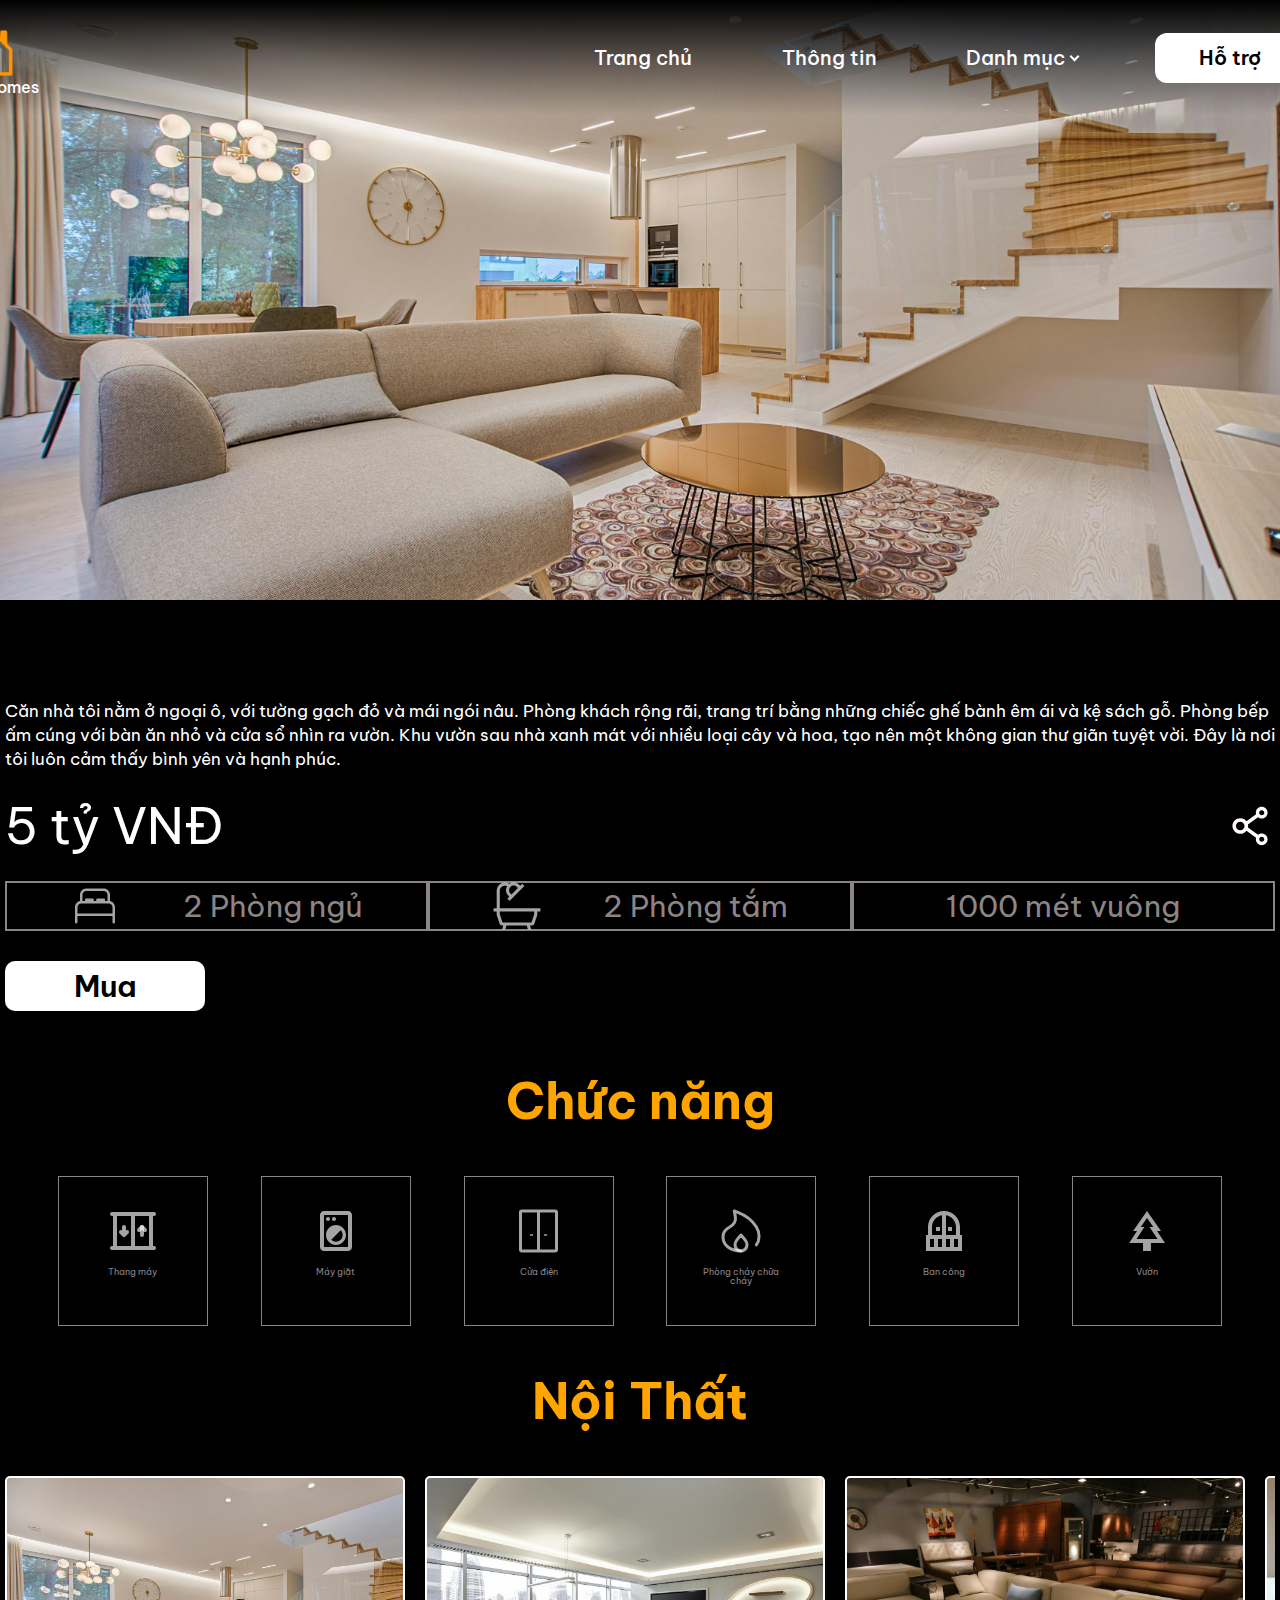
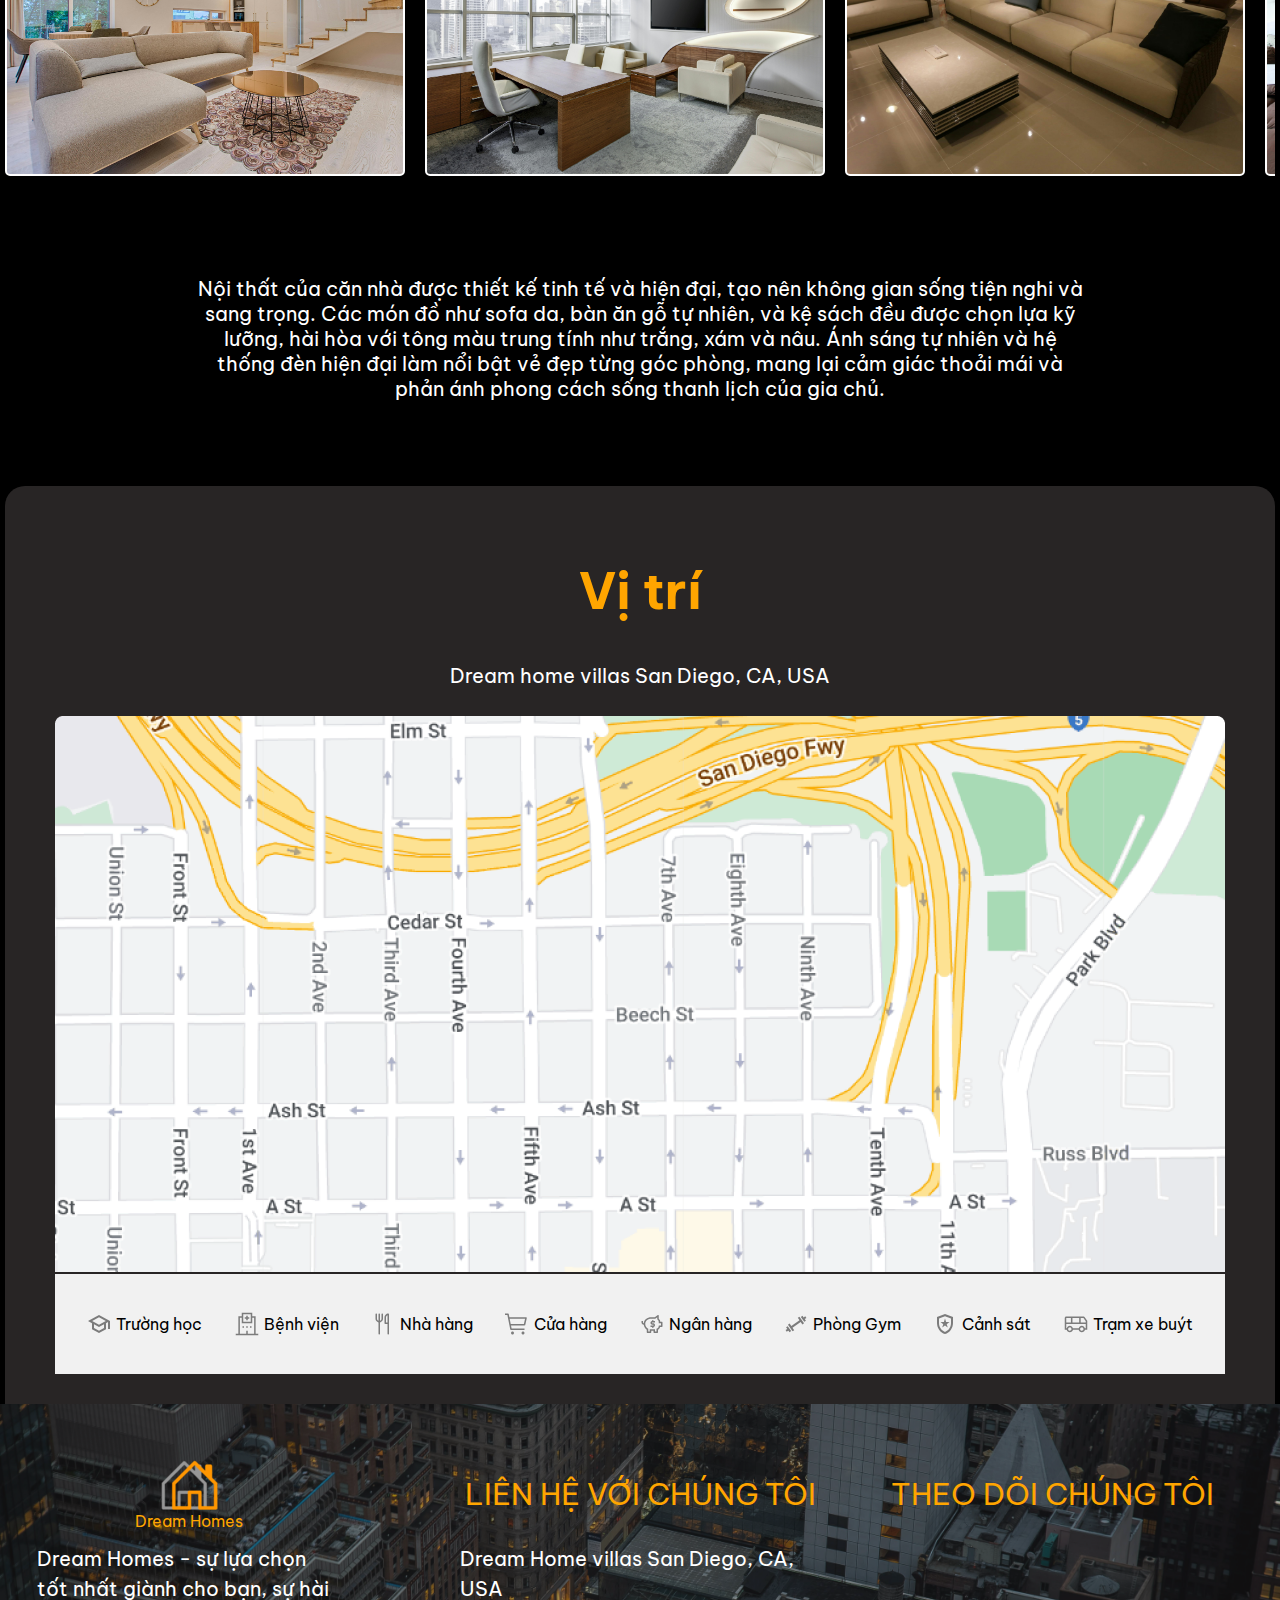
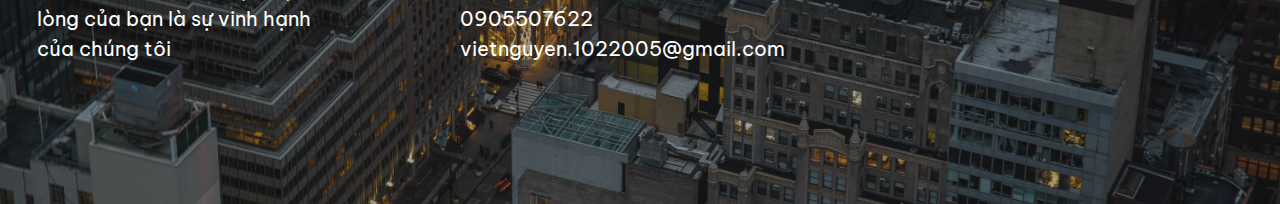
<file: htmls/nhathu2.html>
<!DOCTYPE html>
<html lang="en">
  <head>
    <meta charset="UTF-8" />
    <meta name="viewport" content="width=device-width, initial-scale=1.0" />
    <!-- phần reset -->
    <link rel="stylesheet" href="../css/reset.css" />
    <!-- phần favicon -->
    <link
      rel="apple-touch-icon"
      sizes="57x57"
      href="../src/favicon/apple-icon-57x57.png"
    />
    <link
      rel="apple-touch-icon"
      sizes="60x60"
      href="../src/favicon/apple-icon-60x60.png"
    />
    <link
      rel="apple-touch-icon"
      sizes="72x72"
      href="../src/favicon/apple-icon-72x72.png"
    />
    <link
      rel="apple-touch-icon"
      sizes="76x76"
      href="../src/favicon/apple-icon-76x76.png"
    />
    <link
      rel="apple-touch-icon"
      sizes="114x114"
      href="../src/favicon/apple-icon-114x114.png"
    />
    <link
      rel="apple-touch-icon"
      sizes="120x120"
      href="../src/favicon/apple-icon-120x120.png"
    />
    <link
      rel="apple-touch-icon"
      sizes="144x144"
      href="../src/favicon/apple-icon-144x144.png"
    />
    <link
      rel="apple-touch-icon"
      sizes="152x152"
      href="../src/favicon/apple-icon-152x152.png"
    />
    <link
      rel="apple-touch-icon"
      sizes="180x180"
      href="../src/favicon/apple-icon-180x180.png"
    />
    <link
      rel="icon"
      type="image/png"
      sizes="192x192"
      href="../src/favicon/android-icon-192x192.png"
    />
    <link
      rel="icon"
      type="image/png"
      sizes="32x32"
      href="../src/favicon/favicon-32x32.png"
    />
    <link
      rel="icon"
      type="image/png"
      sizes="96x96"
      href="../src/favicon/favicon-96x96.png"
    />
    <link
      rel="icon"
      type="image/png"
      sizes="16x16"
      href="../src/favicon/favicon-16x16.png"
    />
    <link rel="manifest" href="/manifest.json" />
    <meta name="msapplication-TileColor" content="#ffffff" />
    <meta
      name="msapplication-TileImage"
      content="../src/favicon/ms-icon-144x144.png"
    />
    <meta name="theme-color" content="#ffffff" />
    <!-- font awesome -->
    <link
      rel="stylesheet"
      href="https://cdnjs.cloudflare.com/ajax/libs/font-awesome/6.5.2/css/all.min.css"
      integrity="sha512-SnH5WK+bZxgPHs44uWIX+LLJAJ9/2PkPKZ5QiAj6Ta86w+fsb2TkcmfRyVX3pBnMFcV7oQPJkl9QevSCWr3W6A=="
      crossorigin="anonymous"
      referrerpolicy="no-referrer"
    />
    <!-- phần font chữ -->
    <link rel="preconnect" href="https://fonts.googleapis.com" />
    <link rel="preconnect" href="https://fonts.gstatic.com" crossorigin />
    <link
      href="https://fonts.googleapis.com/css2?family=Be+Vietnam+Pro:ital,wght@0,100;0,200;0,300;0,400;0,500;0,600;0,700;0,800;0,900;1,100;1,200;1,300;1,400;1,500;1,600;1,700;1,800;1,900&display=swap"
      rel="stylesheet"
    />
    <!-- phần style -->
    <link rel="stylesheet" href="../css/model.css" />
    <link rel="stylesheet" href="../css/responsive_for_model.css" />
    <title>Nhà ở</title>
  </head>
  <body>
    <header>
      <div class="main-content">
        <nav>
          <div class="logo">
            <a href="#" class="icon"
              ><img src="../src/img/logo.png" alt=""
            /></a>
            <p>Dream Homes</p>
          </div>
          <ul class="item">
            <li><a href="../index.html">Trang chủ</a></li>
            <li><a href="./infor.html">Thông tin</a></li>
            <li class="menu" id="menu">
              <a href="#">Danh mục</a>
              <div class="sub-menu-wrap" id="submenu">
                <div class="sub-menu">
                  <a href="../index.html#model">Sản phẩm nổi bật</a>
                  <a href="../index.html#other-projects">Dự án</a>
                  <a href="../index.html#engineer">Kỹ sư</a>
                  <a href="../index.html#tech">Công nghệ</a>
                </div>
              </div>
            </li>
            <li>
              <a class="nav-btn" href="./lienhe.html">Hỗ trợ</a>
            </li>
          </ul>
        </nav>
        <div class="model">
          <img
            class="header-background"
            src="../src/img/furniture2.jpg"
            alt=""
          />
        </div>
      </div>
    </header>
    <!-- mobile/tablet -->
    <div class="mobile-header">
      <input type="checkbox" name="menu-checkbox" id="menu-checkbox" hidden />
      <label for="menu-checkbox">
        <svg
          class="menu-header-icon"
          xmlns="http://www.w3.org/2000/svg"
          viewBox="0 0 448 512"
        >
          <path
            fill="currentcolor"
            d="M0 96C0 78.3 14.3 64 32 64H416c17.7 0 32 14.3 32 32s-14.3 32-32 32H32C14.3 128 0 113.7 0 96zM0 256c0-17.7 14.3-32 32-32H416c17.7 0 32 14.3 32 32s-14.3 32-32 32H32c-17.7 0-32-14.3-32-32zM448 416c0 17.7-14.3 32-32 32H32c-17.7 0-32-14.3-32-32s14.3-32 32-32H416c17.7 0 32 14.3 32 32z"
          />
        </svg>
      </label>
      <!-- phần overlay -->
      <label for="menu-checkbox" class="menu-overlay"></label>
      <!-- menu drawer -->
      <div class="menu-drawer">
        <div class="logo-drawer">
          <a href="#" class="icon"><img src="../src/img/logo.png" alt="" /></a>
          <p>Dream Homes</p>
        </div>
        <ul id="nav-mobile">
          <li><a href="../index.html">Trang chủ</a></li>
          <li><a href="./infor.html">Thông tin</a></li>
          <li><a href="../index.html#model">Sản phẩm nổi bật</a></li>
          <li><a href="../index.html#other-projects">Dự án</a></li>
          <li><a href="../index.html#engineer">Kỹ sư</a></li>
          <li><a href="../index.html#tech">Công nghệ</a></li>
          <li>
            <a class="nav-btn" href="./lienhe.html">Hỗ trợ</a>
          </li>
        </ul>
      </div>
    </div>
    <main>
      <div class="main-content">
        <section class="infor">
          <div class="desc-fast">
            <p>
              Căn nhà tôi nằm ở ngoại ô, với tường gạch đỏ và mái ngói nâu.
              Phòng khách rộng rãi, trang trí bằng những chiếc ghế bành êm ái và
              kệ sách gỗ. Phòng bếp ấm cúng với bàn ăn nhỏ và cửa sổ nhìn ra
              vườn. Khu vườn sau nhà xanh mát với nhiều loại cây và hoa, tạo nên
              một không gian thư giãn tuyệt vời. Đây là nơi tôi luôn cảm thấy
              bình yên và hạnh phúc.
            </p>
          </div>
          <div class="cost">
            <div class="price">5 tỷ VNĐ</div>
            <a href="" class="share"
              ><img src="../src/img/share.svg" alt=""
            /></a>
          </div>
          <div class="condition">
            <div class="bed">
              <img src="../src/img/bed.svg" alt="" />
              <span>2 Phòng ngủ</span>
            </div>
            <div class="bath">
              <img src="../src/img/bath.svg" alt="" />
              <span>2 Phòng tắm</span>
            </div>
            <div class="dientich"><span>1000 mét vuông</span></div>
          </div>
          <div class="buy">Mua</div>
        </section>
        <section class="features">
          <h1 class="title">Chức năng</h1>
          <div class="feature-items">
            <div>
              <img src="../src/img/item1.svg" alt="" />
              <p>Thang máy</p>
            </div>
            <div>
              <img src="../src/img/item2.svg" alt="" />
              <p>Máy giặt</p>
            </div>
            <div>
              <img src="../src/img/item3.svg" alt="" />
              <p>Cửa điện</p>
            </div>
            <div>
              <img src="../src/img/item4.svg" alt="" />
              <p>Phòng cháy chữa cháy</p>
            </div>
            <div>
              <img src="../src/img/item5.svg" alt="" />
              <p>Ban công</p>
            </div>
            <div>
              <img src="../src/img/item6.svg" alt="" />
              <p>Vườn</p>
            </div>
          </div>
        </section>
        <section class="furniture">
          <h1 class="title">Nội Thất</h1>
          <div class="slide-furniture">
            <div
              class="furniture-item"
              style="background-image: url(../src/img/furniture1.jpg)"
            ></div>
            <div
              class="furniture-item"
              style="background-image: url(../src/img/furniture2.jpg)"
            ></div>
            <div
              class="furniture-item"
              style="background-image: url(../src/img/furniture3.jpg)"
            ></div>
            <div
              class="furniture-item"
              style="background-image: url(../src/img/furniture4.jpg)"
            ></div>
            <div
              class="furniture-item"
              style="background-image: url(../src/img/furniture5.jpg)"
            ></div>
            <div
              class="furniture-item"
              style="background-image: url(../src/img/furniture6.jpg)"
            ></div>
          </div>
          <div class="furniture-desc">
            <p>
              Nội thất của căn nhà được thiết kế tinh tế và hiện đại, tạo nên
              không gian sống tiện nghi và sang trọng. Các món đồ như sofa da,
              bàn ăn gỗ tự nhiên, và kệ sách đều được chọn lựa kỹ lưỡng, hài hòa
              với tông màu trung tính như trắng, xám và nâu. Ánh sáng tự nhiên
              và hệ thống đèn hiện đại làm nổi bật vẻ đẹp từng góc phòng, mang
              lại cảm giác thoải mái và phản ánh phong cách sống thanh lịch của
              gia chủ.
            </p>
          </div>
        </section>
        <section class="neighborhood">
          <h1 class="title">Vị trí</h1>
          <address class="location">
            Dream home villas San Diego, CA, USA
          </address>
          <div class="map">
            <div class="map-img">
              <a href=""
                ><img src="../src/img/map.png" alt="" class="ggmap"
              /></a>
            </div>
            <ul class="services">
              <li>
                <a href="">
                  <img src="../src/img/edu.svg" alt="" class="icon-service" />
                  <span class="text-service">Trường học</span>
                </a>
              </li>
              <li>
                <a href="">
                  <img
                    src="../src/img/hospital.svg"
                    alt=""
                    class="icon-service"
                  />
                  <span class="text-service">Bệnh viện</span>
                </a>
              </li>
              <li>
                <a href="">
                  <img
                    src="../src/img/restaurant.svg"
                    alt=""
                    class="icon-service"
                  />
                  <span class="text-service">Nhà hàng</span>
                </a>
              </li>
              <li>
                <a href="">
                  <img
                    src="../src/img/groceries.svg"
                    alt=""
                    class="icon-service"
                  />
                  <span class="text-service">Cửa hàng</span>
                </a>
              </li>
              <li>
                <a href="">
                  <img
                    src="../src/img/piggy-bank.svg"
                    alt=""
                    class="icon-service"
                  />
                  <span class="text-service">Ngân hàng</span>
                </a>
              </li>
              <li>
                <a href="">
                  <img src="../src/img/gym.svg" alt="" class="icon-service" />
                  <span class="text-service">Phòng Gym</span>
                </a>
              </li>
              <li>
                <a href="">
                  <img
                    src="../src/img/police-station.svg"
                    alt=""
                    class="icon-service"
                  />
                  <span class="text-service">Cảnh sát</span>
                </a>
              </li>
              <li>
                <a href="">
                  <img src="../src/img/bus.svg" alt="" class="icon-service" />
                  <span class="text-service">Trạm xe buýt</span>
                </a>
              </li>
            </ul>
          </div>
        </section>
      </div>
    </main>
    <footer>
      <img src="../src/img/footerB.jpg" alt="" />
      <div class="main-content">
        <div class="items">
          <div class="left">
            <div class="label">
              <img src="../src/img/logo.png" alt="" />
              <p style="color: orange">Dream Homes</p>
            </div>
            <p class="desc">
              Dream Homes - sự lựa chọn tốt nhất giành cho bạn, sự hài lòng của
              bạn là sự vinh hạnh của chúng tôi
            </p>
          </div>
          <div class="center">
            <h2>Liên hệ với chúng tôi</h2>
            <div class="contact-me">
              <div class="address">
                <i class="fa-solid fa-location-dot"></i>
                <address>Dream Home villas San Diego, CA, USA</address>
              </div>
              <div class="phone">
                <i class="fa-solid fa-phone-volume"></i>
                <p>0905507622</p>
              </div>
              <div class="mail">
                <i class="fa-solid fa-envelope"></i>
                <p>vietnguyen.1022005@gmail.com</p>
              </div>
            </div>
          </div>
          <div class="right">
            <h2>Theo dõi chúng tôi</h2>
            <div class="icon">
              <a href="https://www.instagram.com/" target="_blank"
                ><i class="fa-brands fa-instagram" id="instagram"></i
              ></a>
              <a href="https://www.facebook.com/" target="_blank"
                ><i class="fa-brands fa-facebook" id="facebook"></i
              ></a>
              <a href="https://twitter.com/" target="_blank"
                ><i class="fa-brands fa-twitter" id="twitter"></i
              ></a>
            </div>
          </div>
        </div>
      </div>
    </footer>
    <script src="../js/model.js"></script>
  </body>
</html>
</file>
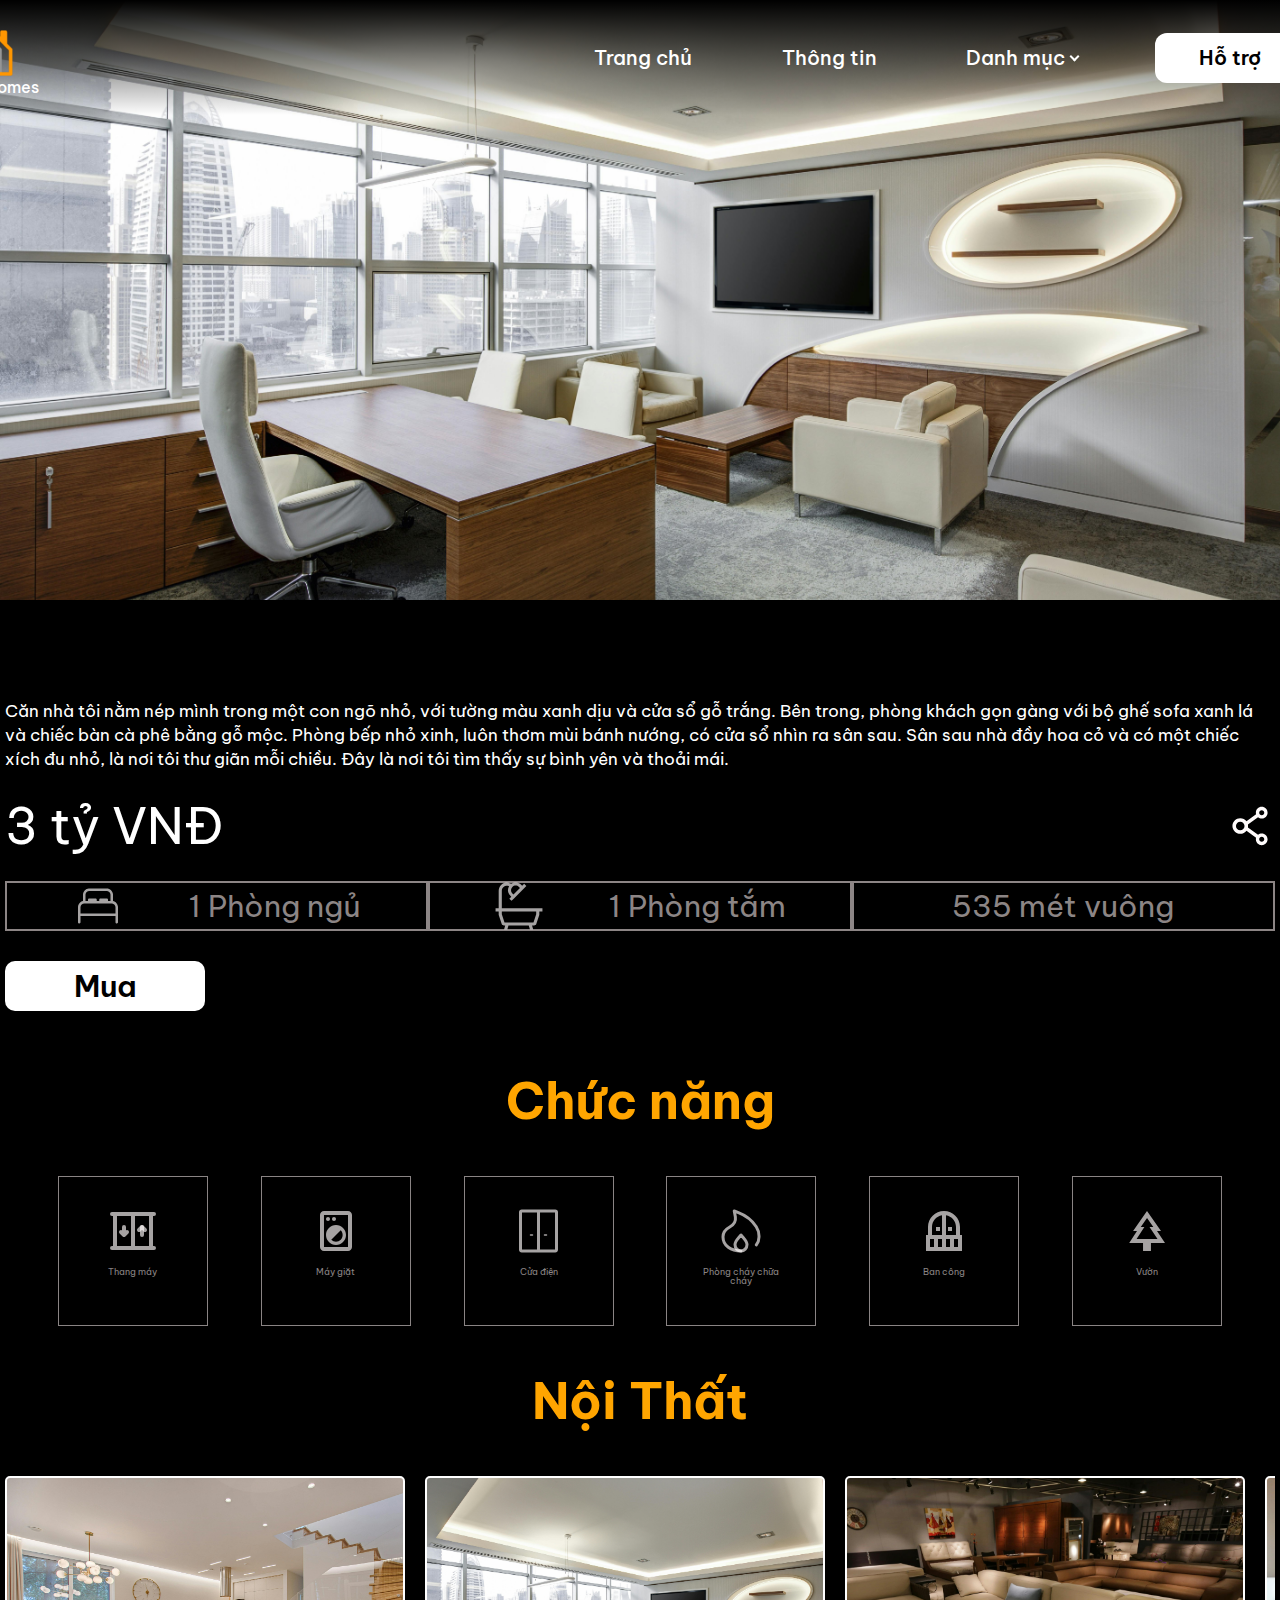
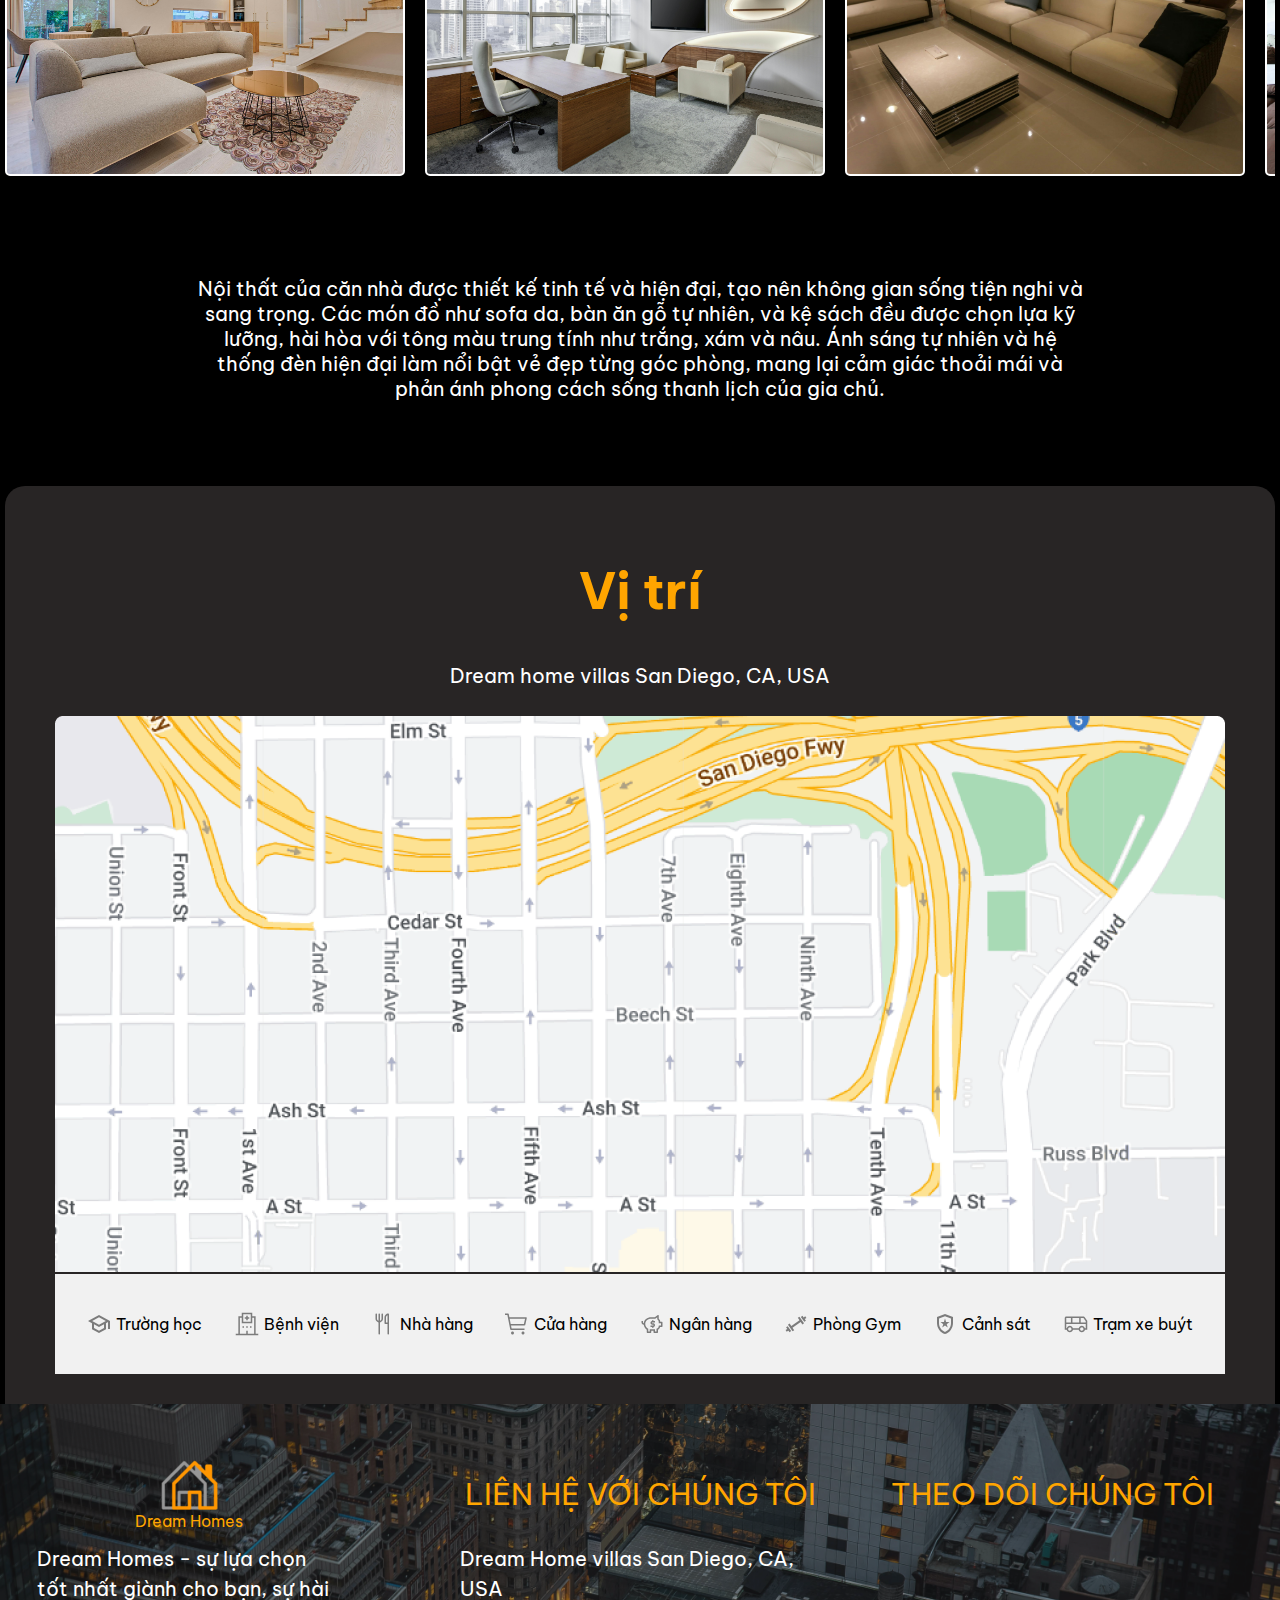
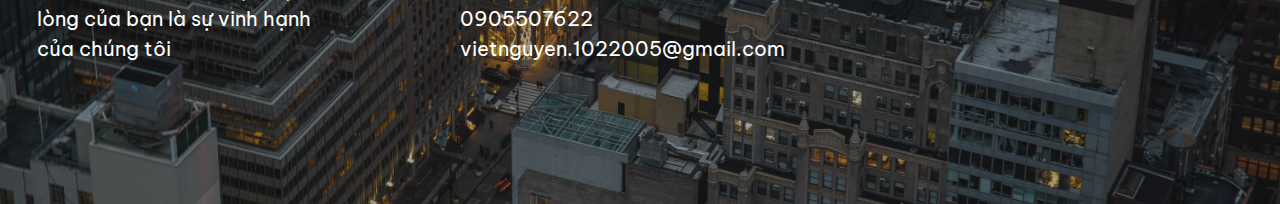
<file: htmls/nhathu3.html>
<!DOCTYPE html>
<html lang="en">
  <head>
    <meta charset="UTF-8" />
    <meta name="viewport" content="width=device-width, initial-scale=1.0" />
    <!-- phần reset -->
    <link rel="stylesheet" href="../css/reset.css" />
    <!-- phần favicon -->
    <link
      rel="apple-touch-icon"
      sizes="57x57"
      href="../src/favicon/apple-icon-57x57.png"
    />
    <link
      rel="apple-touch-icon"
      sizes="60x60"
      href="../src/favicon/apple-icon-60x60.png"
    />
    <link
      rel="apple-touch-icon"
      sizes="72x72"
      href="../src/favicon/apple-icon-72x72.png"
    />
    <link
      rel="apple-touch-icon"
      sizes="76x76"
      href="../src/favicon/apple-icon-76x76.png"
    />
    <link
      rel="apple-touch-icon"
      sizes="114x114"
      href="../src/favicon/apple-icon-114x114.png"
    />
    <link
      rel="apple-touch-icon"
      sizes="120x120"
      href="../src/favicon/apple-icon-120x120.png"
    />
    <link
      rel="apple-touch-icon"
      sizes="144x144"
      href="../src/favicon/apple-icon-144x144.png"
    />
    <link
      rel="apple-touch-icon"
      sizes="152x152"
      href="../src/favicon/apple-icon-152x152.png"
    />
    <link
      rel="apple-touch-icon"
      sizes="180x180"
      href="../src/favicon/apple-icon-180x180.png"
    />
    <link
      rel="icon"
      type="image/png"
      sizes="192x192"
      href="../src/favicon/android-icon-192x192.png"
    />
    <link
      rel="icon"
      type="image/png"
      sizes="32x32"
      href="../src/favicon/favicon-32x32.png"
    />
    <link
      rel="icon"
      type="image/png"
      sizes="96x96"
      href="../src/favicon/favicon-96x96.png"
    />
    <link
      rel="icon"
      type="image/png"
      sizes="16x16"
      href="../src/favicon/favicon-16x16.png"
    />
    <link rel="manifest" href="/manifest.json" />
    <meta name="msapplication-TileColor" content="#ffffff" />
    <meta
      name="msapplication-TileImage"
      content="../src/favicon/ms-icon-144x144.png"
    />
    <meta name="theme-color" content="#ffffff" />
    <!-- font awesome -->
    <link
      rel="stylesheet"
      href="https://cdnjs.cloudflare.com/ajax/libs/font-awesome/6.5.2/css/all.min.css"
      integrity="sha512-SnH5WK+bZxgPHs44uWIX+LLJAJ9/2PkPKZ5QiAj6Ta86w+fsb2TkcmfRyVX3pBnMFcV7oQPJkl9QevSCWr3W6A=="
      crossorigin="anonymous"
      referrerpolicy="no-referrer"
    />
    <!-- phần font chữ -->
    <link rel="preconnect" href="https://fonts.googleapis.com" />
    <link rel="preconnect" href="https://fonts.gstatic.com" crossorigin />
    <link
      href="https://fonts.googleapis.com/css2?family=Be+Vietnam+Pro:ital,wght@0,100;0,200;0,300;0,400;0,500;0,600;0,700;0,800;0,900;1,100;1,200;1,300;1,400;1,500;1,600;1,700;1,800;1,900&display=swap"
      rel="stylesheet"
    />
    <!-- phần style -->
    <link rel="stylesheet" href="../css/model.css" />
    <link rel="stylesheet" href="../css/responsive_for_model.css">
    <title>Nhà ở</title>
  </head>
  <body>
    <header>
      <div class="main-content">
        <div class="nav">
          <nav>
            <div class="logo">
              <a href="#" class="icon"
                ><img src="../src/img/logo.png" alt=""
              /></a>
              <p>Dream Homes</p>
            </div>
            <ul class="item">
              <li><a href="../index.html">Trang chủ</a></li>
              <li><a href="./infor.html">Thông tin</a></li>
              <li class="menu" id="menu">
                <a href="#">Danh mục</a>
                <div class="sub-menu-wrap" id="submenu">
                  <div class="sub-menu">
                    <a href="../index.html#model">Sản phẩm nổi bật</a>
                    <a href="../index.html#other-projects">Dự án</a>
                    <a href="../index.html#engineer">Kỹ sư</a>
                    <a href="../index.html#tech">Công nghệ</a>
                  </div>
                </div>
              </li>
              <li>
                <a class="nav-btn" href="./lienhe.html"
                  >Hỗ trợ</a
                >
              </li>
            </ul>
          </nav>
        <div class="model"><img class="header-background" src="../src/img/furniture3.jpg" alt="" />
      </div>
    </header>
    <!-- mobile/tablet -->
    <div class="mobile-header">
      <input type="checkbox" name="menu-checkbox" id="menu-checkbox" hidden />
      <label for="menu-checkbox">
        <svg
          class="menu-header-icon"
          xmlns="http://www.w3.org/2000/svg"
          viewBox="0 0 448 512"
        >
          <path
            fill="currentcolor"
            d="M0 96C0 78.3 14.3 64 32 64H416c17.7 0 32 14.3 32 32s-14.3 32-32 32H32C14.3 128 0 113.7 0 96zM0 256c0-17.7 14.3-32 32-32H416c17.7 0 32 14.3 32 32s-14.3 32-32 32H32c-17.7 0-32-14.3-32-32zM448 416c0 17.7-14.3 32-32 32H32c-17.7 0-32-14.3-32-32s14.3-32 32-32H416c17.7 0 32 14.3 32 32z"
          />
        </svg>
      </label>
      <!-- phần overlay -->
      <label for="menu-checkbox" class="menu-overlay"></label>
      <!-- menu drawer -->
      <div class="menu-drawer">
        <div class="logo-drawer">
          <a href="#" class="icon"><img src="../src/img/logo.png" alt="" /></a>
          <p>Dream Homes</p>
        </div>
        <ul id="nav-mobile">
          <li><a href="../index.html">Trang chủ</a></li>
          <li><a href="./infor.html">Thông tin</a></li>
          <li><a href="../index.html#model">Sản phẩm nổi bật</a></li>
          <li><a href="../index.html#other-projects">Dự án</a></li>
          <li><a href="../index.html#engineer">Kỹ sư</a></li>
          <li><a href="../index.html#tech">Công nghệ</a></li>
          <li>
            <a class="nav-btn" href="./lienhe.html">Hỗ trợ</a>
          </li>
        </ul>
      </div>
    </div>
    <main>
      <div class="main-content">
        <div class="desc-fast">
          <p>
            Căn nhà tôi nằm nép mình trong một con ngõ nhỏ, với tường màu xanh dịu và cửa sổ gỗ trắng. Bên trong, phòng khách gọn gàng với bộ ghế sofa xanh lá và chiếc bàn cà phê bằng gỗ mộc. Phòng bếp nhỏ xinh, luôn thơm mùi bánh nướng, có cửa sổ nhìn ra sân sau. Sân sau nhà đầy hoa cỏ và có một chiếc xích đu nhỏ, là nơi tôi thư giãn mỗi chiều. Đây là nơi tôi tìm thấy sự bình yên và thoải mái.
          </p>
        </div>
        <section class="infor">
          <div class="cost">
            <div class="price">3 tỷ VNĐ</div>
            <a href="" class="share"
              ><img src="../src/img/share.svg" alt=""
            /></a>
          </div>
          <div class="condition">
            <div class="bed">
              <img src="../src/img/bed.svg" alt="" />
              <span>1 Phòng ngủ</span>
            </div>
            <div class="bath">
              <img src="../src/img/bath.svg" alt="" />
              <span>1 Phòng tắm</span>
            </div>
            <div class="dientich"><span>535 mét vuông</span></div>
          </div>
          <div class="buy">Mua</div>
        </section>
        <section class="features">
          <h1 class="title">Chức năng</h1>
          <div class="feature-items">
            <div>
              <img src="../src/img/item1.svg" alt="" />
              <p>Thang máy</p>
            </div>
            <div>
              <img src="../src/img/item2.svg" alt="" />
              <p>Máy giặt</p>
            </div>
            <div>
              <img src="../src/img/item3.svg" alt="" />
              <p>Cửa điện</p>
            </div>
            <div>
              <img src="../src/img/item4.svg" alt="" />
              <p>Phòng cháy chữa cháy</p>
            </div>
            <div>
              <img src="../src/img/item5.svg" alt="" />
              <p>Ban công</p>
            </div>
            <div>
              <img src="../src/img/item6.svg" alt="" />
              <p>Vườn</p>
            </div>
          </div>
        </section>
        <section class="furniture">
          <h1 class="title">Nội Thất</h1>
          <div class="slide-furniture">
            <div
              class="furniture-item"
              style="background-image: url(../src/img/furniture1.jpg)"
            ></div>
            <div
              class="furniture-item"
              style="background-image: url(../src/img/furniture2.jpg)"
            ></div>
            <div
              class="furniture-item"
              style="background-image: url(../src/img/furniture3.jpg)"
            ></div>
            <div
              class="furniture-item"
              style="background-image: url(../src/img/furniture4.jpg)"
            ></div>
            <div
              class="furniture-item"
              style="background-image: url(../src/img/furniture5.jpg)"
            ></div>
            <div
              class="furniture-item"
              style="background-image: url(../src/img/furniture6.jpg)"
            ></div>
          </div>
          <div class="furniture-desc">
            <p>
              Nội thất của căn nhà được thiết kế tinh tế và hiện đại, tạo nên
              không gian sống tiện nghi và sang trọng. Các món đồ như sofa da,
              bàn ăn gỗ tự nhiên, và kệ sách đều được chọn lựa kỹ lưỡng, hài hòa
              với tông màu trung tính như trắng, xám và nâu. Ánh sáng tự nhiên
              và hệ thống đèn hiện đại làm nổi bật vẻ đẹp từng góc phòng, mang
              lại cảm giác thoải mái và phản ánh phong cách sống thanh lịch của
              gia chủ.
            </p>
          </div>
        </section>
        <section class="neighborhood">
          <h1 class="title">Vị trí</h1>
          <address class="location">
            Dream home villas San Diego, CA, USA
          </address>
          <div class="map">
            <div class="map-img">
              <a href=""
                ><img src="../src/img/map.png" alt="" class="ggmap"
              /></a>
            </div>
            <ul class="services">
              <li>
                <a href="">
                  <img
                    src="../src/img/edu.svg"
                    alt=""
                    class="icon-service"
                  />
                  <span class="text-service">Trường học</span>
                </a>
              </li>
              <li>
                <a href="">
                  <img
                    src="../src/img/hospital.svg"
                    alt=""
                    class="icon-service"
                  />
                  <span class="text-service">Bệnh viện</span>
                </a>
              </li>
              <li>
                <a href="">
                  <img
                    src="../src/img/restaurant.svg"
                    alt=""
                    class="icon-service"
                  />
                  <span class="text-service">Nhà hàng</span>
                </a>
              </li>
              <li>
                <a href="">
                  <img
                    src="../src/img/groceries.svg"
                    alt=""
                    class="icon-service"
                  />
                  <span class="text-service">Cửa hàng</span>
                </a>
              </li>
              <li>
                <a href="">
                  <img
                    src="../src/img/piggy-bank.svg"
                    alt=""
                    class="icon-service"
                  />
                  <span class="text-service">Ngân hàng</span>
                </a>
              </li>
              <li>
                <a href="">
                  <img
                    src="../src/img/gym.svg"
                    alt=""
                    class="icon-service"
                  />
                  <span class="text-service">Phòng Gym</span>
                </a>
              </li>
              <li>
                <a href="">
                  <img
                    src="../src/img/police-station.svg"
                    alt=""
                    class="icon-service"
                  />
                  <span class="text-service">Cảnh sát</span>
                </a>
              </li>
              <li>
                <a href="">
                  <img
                    src="../src/img/bus.svg"
                    alt=""
                    class="icon-service"
                  />
                  <span class="text-service">Trạm xe buýt</span>
                </a>
              </li>
            </ul>
          </div>
        </section>
      </div>
    </main>
    <footer>
      <img src="../src/img/footerB.jpg" alt="" />
      <div class="main-content">
        <div class="items">
          <div class="left">
            <div class="label">
              <img src="../src/img/logo.png" alt="" />
              <p style="color: orange">Dream Homes</p>
            </div>
            <p class="desc">
              Dream Homes - sự lựa chọn tốt nhất giành cho bạn, sự hài lòng của
              bạn là sự vinh hạnh của chúng tôi
            </p>
          </div>
          <div class="center">
            <h2>Liên hệ với chúng tôi</h2>
            <div class="contact-me">
              <div class="address">
                <i class="fa-solid fa-location-dot"></i>
                <address>Dream Home villas San Diego, CA, USA</address>
              </div>
              <div class="phone">
                <i class="fa-solid fa-phone-volume"></i>
                <p>0905507622</p>
              </div>
              <div class="mail">
                <i class="fa-solid fa-envelope"></i>
                <p>vietnguyen.1022005@gmail.com</p>
              </div>
            </div>
          </div>
          <div class="right">
            <h2>Theo dõi chúng tôi</h2>
            <div class="icon">
              <a href="https://www.instagram.com/" target="_blank"
                ><i class="fa-brands fa-instagram" id="instagram"></i
              ></a>
              <a href="https://www.facebook.com/" target="_blank"
                ><i class="fa-brands fa-facebook" id="facebook"></i
              ></a>
              <a href="https://twitter.com/" target="_blank"
                ><i class="fa-brands fa-twitter" id="twitter"></i
              ></a>
            </div>
          </div>
        </div>
      </div>
    </footer>
    <script src="../js/model.js"></script>
  </body>
</html>
</file>
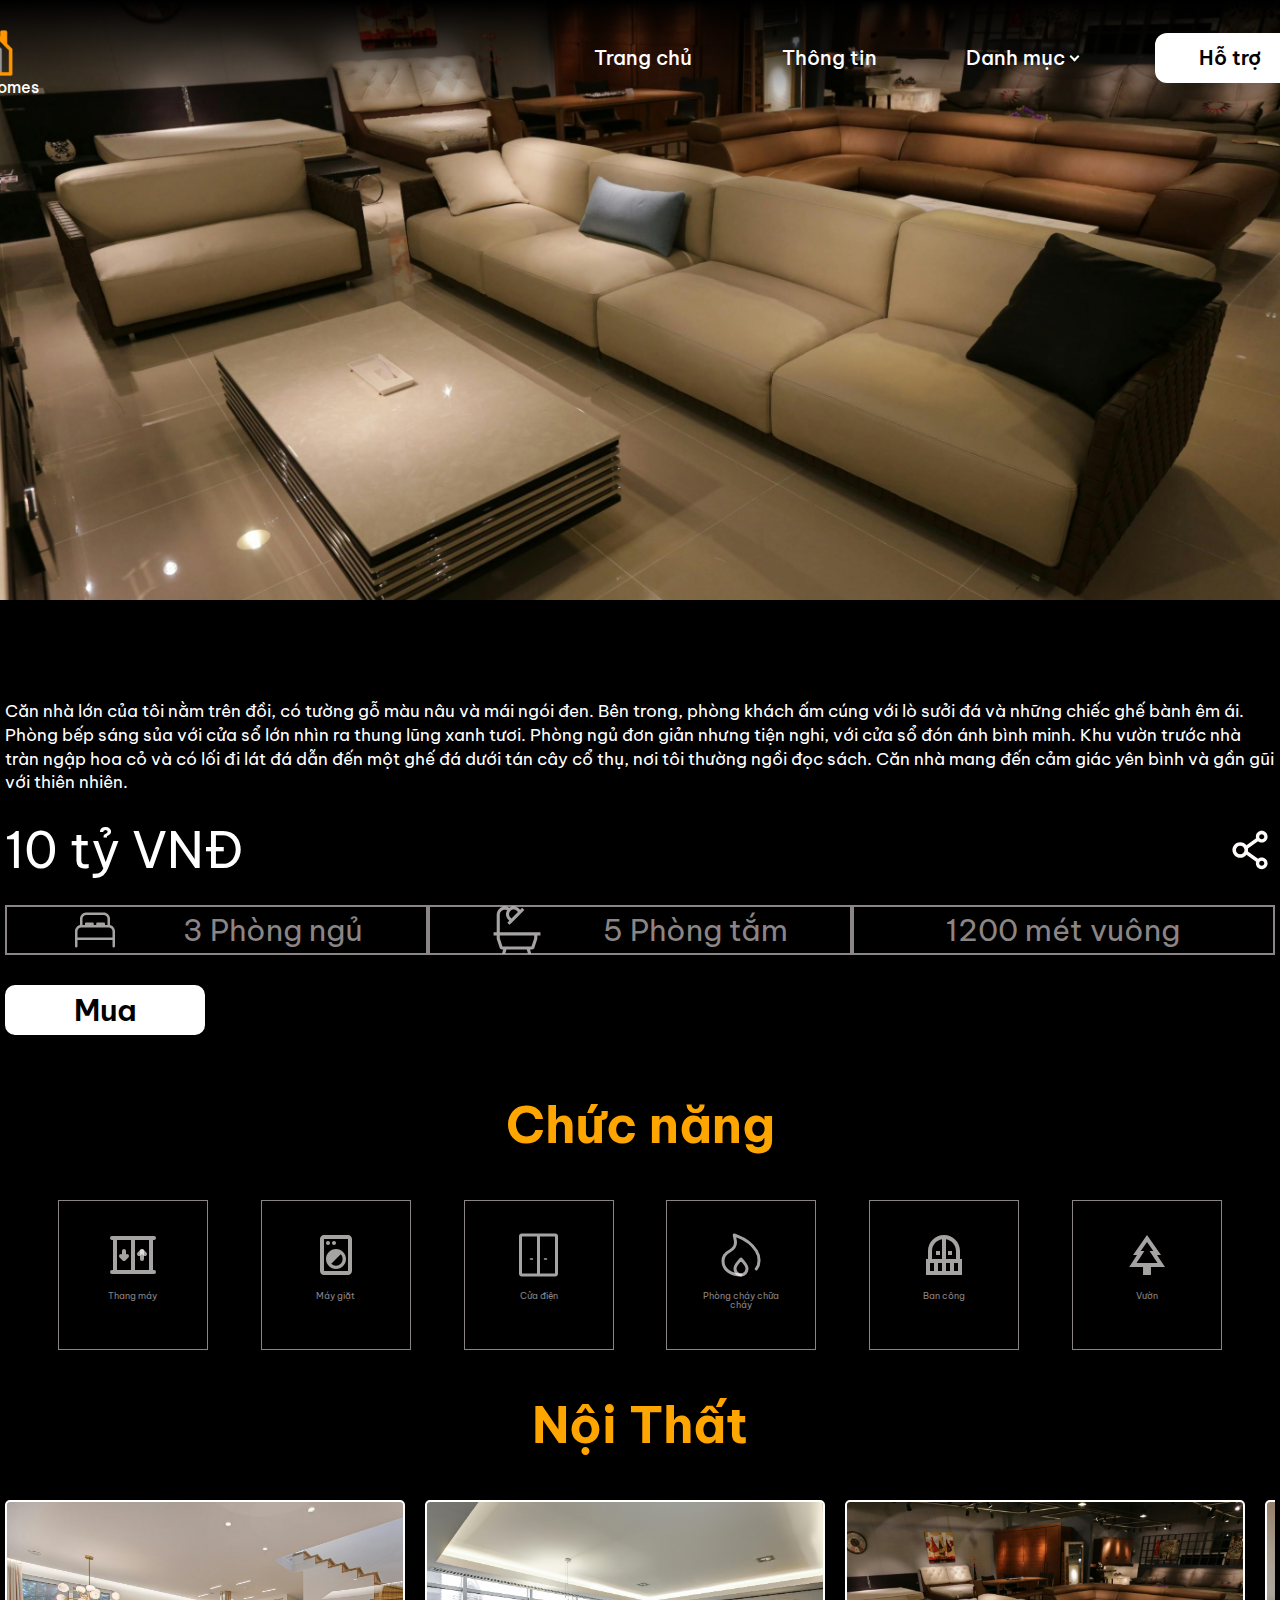
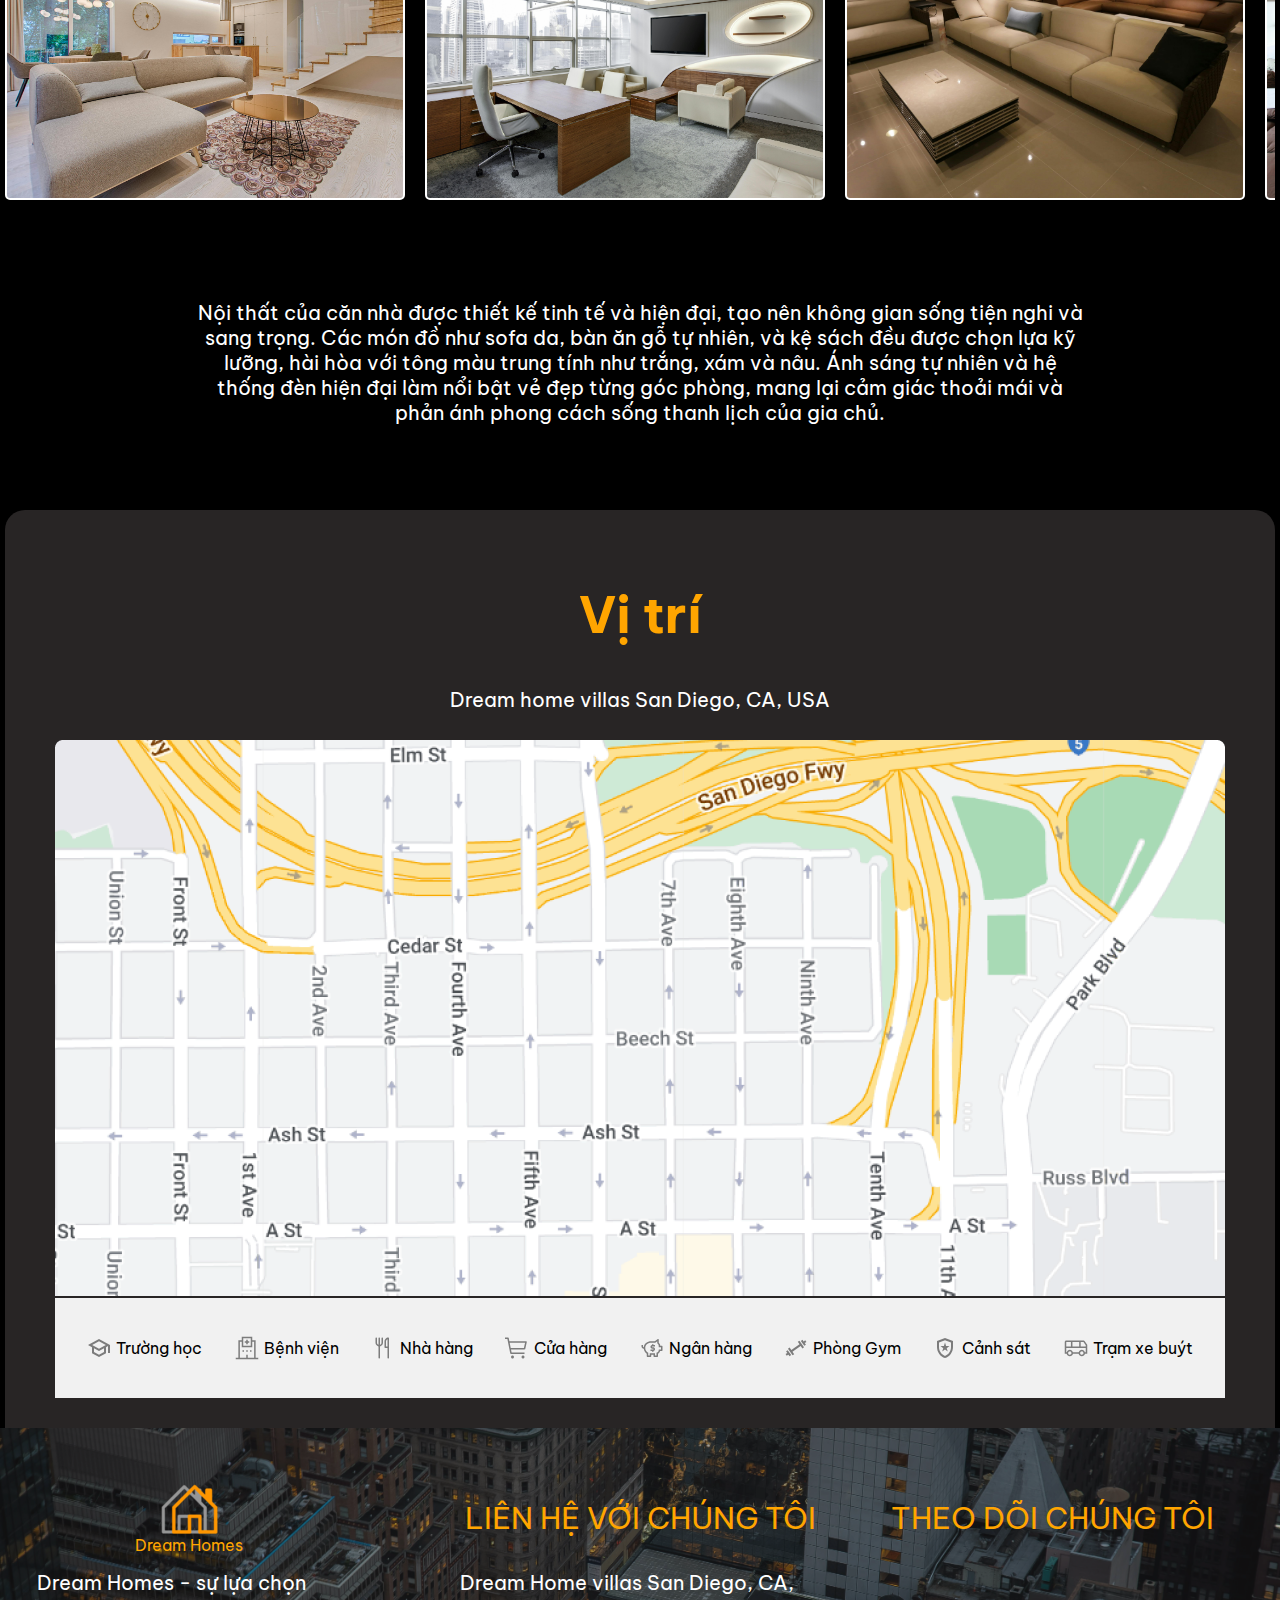
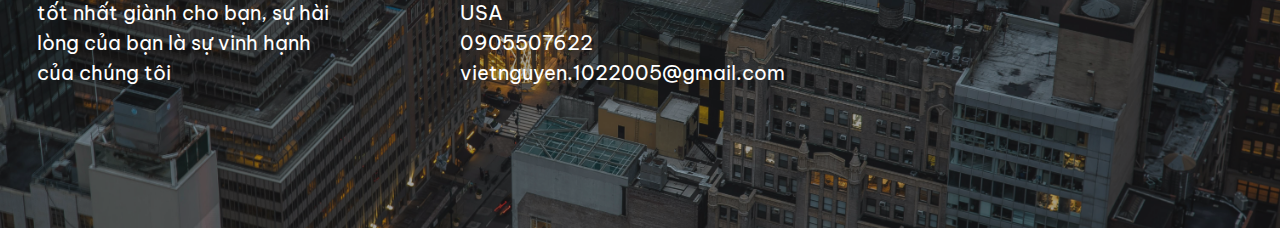
<file: htmls/nhathu4.html>
<!DOCTYPE html>
<html lang="en">
  <head>
    <meta charset="UTF-8" />
    <meta name="viewport" content="width=device-width, initial-scale=1.0" />
    <!-- phần reset -->
    <link rel="stylesheet" href="../css/reset.css" />
    <!-- phần favicon -->
    <link
      rel="apple-touch-icon"
      sizes="57x57"
      href="../src/favicon/apple-icon-57x57.png"
    />
    <link
      rel="apple-touch-icon"
      sizes="60x60"
      href="../src/favicon/apple-icon-60x60.png"
    />
    <link
      rel="apple-touch-icon"
      sizes="72x72"
      href="../src/favicon/apple-icon-72x72.png"
    />
    <link
      rel="apple-touch-icon"
      sizes="76x76"
      href="../src/favicon/apple-icon-76x76.png"
    />
    <link
      rel="apple-touch-icon"
      sizes="114x114"
      href="../src/favicon/apple-icon-114x114.png"
    />
    <link
      rel="apple-touch-icon"
      sizes="120x120"
      href="../src/favicon/apple-icon-120x120.png"
    />
    <link
      rel="apple-touch-icon"
      sizes="144x144"
      href="../src/favicon/apple-icon-144x144.png"
    />
    <link
      rel="apple-touch-icon"
      sizes="152x152"
      href="../src/favicon/apple-icon-152x152.png"
    />
    <link
      rel="apple-touch-icon"
      sizes="180x180"
      href="../src/favicon/apple-icon-180x180.png"
    />
    <link
      rel="icon"
      type="image/png"
      sizes="192x192"
      href="../src/favicon/android-icon-192x192.png"
    />
    <link
      rel="icon"
      type="image/png"
      sizes="32x32"
      href="../src/favicon/favicon-32x32.png"
    />
    <link
      rel="icon"
      type="image/png"
      sizes="96x96"
      href="../src/favicon/favicon-96x96.png"
    />
    <link
      rel="icon"
      type="image/png"
      sizes="16x16"
      href="../src/favicon/favicon-16x16.png"
    />
    <link rel="manifest" href="/manifest.json" />
    <meta name="msapplication-TileColor" content="#ffffff" />
    <meta
      name="msapplication-TileImage"
      content="../src/favicon/ms-icon-144x144.png"
    />
    <meta name="theme-color" content="#ffffff" />
    <!-- font awesome -->
    <link
      rel="stylesheet"
      href="https://cdnjs.cloudflare.com/ajax/libs/font-awesome/6.5.2/css/all.min.css"
      integrity="sha512-SnH5WK+bZxgPHs44uWIX+LLJAJ9/2PkPKZ5QiAj6Ta86w+fsb2TkcmfRyVX3pBnMFcV7oQPJkl9QevSCWr3W6A=="
      crossorigin="anonymous"
      referrerpolicy="no-referrer"
    />
    <!-- phần font chữ -->
    <link rel="preconnect" href="https://fonts.googleapis.com" />
    <link rel="preconnect" href="https://fonts.gstatic.com" crossorigin />
    <link
      href="https://fonts.googleapis.com/css2?family=Be+Vietnam+Pro:ital,wght@0,100;0,200;0,300;0,400;0,500;0,600;0,700;0,800;0,900;1,100;1,200;1,300;1,400;1,500;1,600;1,700;1,800;1,900&display=swap"
      rel="stylesheet"
    />
    <!-- phần style -->
    <link rel="stylesheet" href="../css/model.css" />
    <link rel="stylesheet" href="../css/responsive_for_model.css" />
    <title>Nhà ở</title>
  </head>
  <body>
    <header>
      <div class="main-content">
        <nav>
          <div class="logo">
            <a href="#" class="icon"
              ><img src="../src/img/logo.png" alt=""
            /></a>
            <p>Dream Homes</p>
          </div>
          <ul class="item">
            <li><a href="../index.html">Trang chủ</a></li>
            <li><a href="./infor.html">Thông tin</a></li>
            <li class="menu" id="menu">
              <a href="#">Danh mục</a>
              <div class="sub-menu-wrap" id="submenu">
                <div class="sub-menu">
                  <a href="../index.html#model">Sản phẩm nổi bật</a>
                  <a href="../index.html#other-projects">Dự án</a>
                  <a href="../index.html#engineer">Kỹ sư</a>
                  <a href="../index.html#tech">Công nghệ</a>
                </div>
              </div>
            </li>
            <li>
              <a class="nav-btn" href="./lienhe.html">Hỗ trợ</a>
            </li>
          </ul>
        </nav>
        <div class="model">
          <img
            class="header-background"
            src="../src/img/furniture4.jpg"
            alt=""
          />
        </div>
      </div>
    </header>
    <!-- mobile/tablet -->
    <div class="mobile-header">
      <input type="checkbox" name="menu-checkbox" id="menu-checkbox" hidden />
      <label for="menu-checkbox">
        <svg
          class="menu-header-icon"
          xmlns="http://www.w3.org/2000/svg"
          viewBox="0 0 448 512"
        >
          <path
            fill="currentcolor"
            d="M0 96C0 78.3 14.3 64 32 64H416c17.7 0 32 14.3 32 32s-14.3 32-32 32H32C14.3 128 0 113.7 0 96zM0 256c0-17.7 14.3-32 32-32H416c17.7 0 32 14.3 32 32s-14.3 32-32 32H32c-17.7 0-32-14.3-32-32zM448 416c0 17.7-14.3 32-32 32H32c-17.7 0-32-14.3-32-32s14.3-32 32-32H416c17.7 0 32 14.3 32 32z"
          />
        </svg>
      </label>
      <!-- phần overlay -->
      <label for="menu-checkbox" class="menu-overlay"></label>
      <!-- menu drawer -->
      <div class="menu-drawer">
        <div class="logo-drawer">
          <a href="#" class="icon"><img src="../src/img/logo.png" alt="" /></a>
          <p>Dream Homes</p>
        </div>
        <ul id="nav-mobile">
          <li><a href="../index.html">Trang chủ</a></li>
          <li><a href="./infor.html">Thông tin</a></li>
          <li><a href="../index.html#model">Sản phẩm nổi bật</a></li>
          <li><a href="../index.html#other-projects">Dự án</a></li>
          <li><a href="../index.html#engineer">Kỹ sư</a></li>
          <li><a href="../index.html#tech">Công nghệ</a></li>
          <li>
            <a class="nav-btn" href="./lienhe.html">Hỗ trợ</a>
          </li>
        </ul>
      </div>
    </div>
    <main>
      <div class="main-content">
        <section class="infor">
          <div class="desc-fast">
            <p>
              Căn nhà lớn của tôi nằm trên đồi, có tường gỗ màu nâu và mái ngói
              đen. Bên trong, phòng khách ấm cúng với lò sưởi đá và những chiếc
              ghế bành êm ái. Phòng bếp sáng sủa với cửa sổ lớn nhìn ra thung
              lũng xanh tươi. Phòng ngủ đơn giản nhưng tiện nghi, với cửa sổ đón
              ánh bình minh. Khu vườn trước nhà tràn ngập hoa cỏ và có lối đi
              lát đá dẫn đến một ghế đá dưới tán cây cổ thụ, nơi tôi thường ngồi
              đọc sách. Căn nhà mang đến cảm giác yên bình và gần gũi với thiên
              nhiên.
            </p>
          </div>
          <div class="cost">
            <div class="price">10 tỷ VNĐ</div>
            <a href="" class="share"
              ><img src="../src/img/share.svg" alt=""
            /></a>
          </div>
          <div class="condition">
            <div class="bed">
              <img src="../src/img/bed.svg" alt="" />
              <span>3 Phòng ngủ</span>
            </div>
            <div class="bath">
              <img src="../src/img/bath.svg" alt="" />
              <span>5 Phòng tắm</span>
            </div>
            <div class="dientich"><span>1200 mét vuông</span></div>
          </div>
          <div class="buy">Mua</div>
        </section>
        <section class="features">
          <h1 class="title">Chức năng</h1>
          <div class="feature-items">
            <div>
              <img src="../src/img/item1.svg" alt="" />
              <p>Thang máy</p>
            </div>
            <div>
              <img src="../src/img/item2.svg" alt="" />
              <p>Máy giặt</p>
            </div>
            <div>
              <img src="../src/img/item3.svg" alt="" />
              <p>Cửa điện</p>
            </div>
            <div>
              <img src="../src/img/item4.svg" alt="" />
              <p>Phòng cháy chữa cháy</p>
            </div>
            <div>
              <img src="../src/img/item5.svg" alt="" />
              <p>Ban công</p>
            </div>
            <div>
              <img src="../src/img/item6.svg" alt="" />
              <p>Vườn</p>
            </div>
          </div>
        </section>
        <section class="furniture">
          <h1 class="title">Nội Thất</h1>
          <div class="slide-furniture">
            <div
              class="furniture-item"
              style="background-image: url(../src/img/furniture1.jpg)"
            ></div>
            <div
              class="furniture-item"
              style="background-image: url(../src/img/furniture2.jpg)"
            ></div>
            <div
              class="furniture-item"
              style="background-image: url(../src/img/furniture3.jpg)"
            ></div>
            <div
              class="furniture-item"
              style="background-image: url(../src/img/furniture4.jpg)"
            ></div>
            <div
              class="furniture-item"
              style="background-image: url(../src/img/furniture5.jpg)"
            ></div>
            <div
              class="furniture-item"
              style="background-image: url(../src/img/furniture6.jpg)"
            ></div>
          </div>
          <div class="furniture-desc">
            <p>
              Nội thất của căn nhà được thiết kế tinh tế và hiện đại, tạo nên
              không gian sống tiện nghi và sang trọng. Các món đồ như sofa da,
              bàn ăn gỗ tự nhiên, và kệ sách đều được chọn lựa kỹ lưỡng, hài hòa
              với tông màu trung tính như trắng, xám và nâu. Ánh sáng tự nhiên
              và hệ thống đèn hiện đại làm nổi bật vẻ đẹp từng góc phòng, mang
              lại cảm giác thoải mái và phản ánh phong cách sống thanh lịch của
              gia chủ.
            </p>
          </div>
        </section>
        <section class="neighborhood">
          <h1 class="title">Vị trí</h1>
          <address class="location">
            Dream home villas San Diego, CA, USA
          </address>
          <div class="map">
            <div class="map-img">
              <a href=""
                ><img src="../src/img/map.png" alt="" class="ggmap"
              /></a>
            </div>
            <ul class="services">
              <li>
                <a href="">
                  <img src="../src/img/edu.svg" alt="" class="icon-service" />
                  <span class="text-service">Trường học</span>
                </a>
              </li>
              <li>
                <a href="">
                  <img
                    src="../src/img/hospital.svg"
                    alt=""
                    class="icon-service"
                  />
                  <span class="text-service">Bệnh viện</span>
                </a>
              </li>
              <li>
                <a href="">
                  <img
                    src="../src/img/restaurant.svg"
                    alt=""
                    class="icon-service"
                  />
                  <span class="text-service">Nhà hàng</span>
                </a>
              </li>
              <li>
                <a href="">
                  <img
                    src="../src/img/groceries.svg"
                    alt=""
                    class="icon-service"
                  />
                  <span class="text-service">Cửa hàng</span>
                </a>
              </li>
              <li>
                <a href="">
                  <img
                    src="../src/img/piggy-bank.svg"
                    alt=""
                    class="icon-service"
                  />
                  <span class="text-service">Ngân hàng</span>
                </a>
              </li>
              <li>
                <a href="">
                  <img src="../src/img/gym.svg" alt="" class="icon-service" />
                  <span class="text-service">Phòng Gym</span>
                </a>
              </li>
              <li>
                <a href="">
                  <img
                    src="../src/img/police-station.svg"
                    alt=""
                    class="icon-service"
                  />
                  <span class="text-service">Cảnh sát</span>
                </a>
              </li>
              <li>
                <a href="">
                  <img src="../src/img/bus.svg" alt="" class="icon-service" />
                  <span class="text-service">Trạm xe buýt</span>
                </a>
              </li>
            </ul>
          </div>
        </section>
      </div>
    </main>
    <footer>
      <img src="../src/img/footerB.jpg" alt="" />
      <div class="main-content">
        <div class="items">
          <div class="left">
            <div class="label">
              <img src="../src/img/logo.png" alt="" />
              <p style="color: orange">Dream Homes</p>
            </div>
            <p class="desc">
              Dream Homes - sự lựa chọn tốt nhất giành cho bạn, sự hài lòng của
              bạn là sự vinh hạnh của chúng tôi
            </p>
          </div>
          <div class="center">
            <h2>Liên hệ với chúng tôi</h2>
            <div class="contact-me">
              <div class="address">
                <i class="fa-solid fa-location-dot"></i>
                <address>Dream Home villas San Diego, CA, USA</address>
              </div>
              <div class="phone">
                <i class="fa-solid fa-phone-volume"></i>
                <p>0905507622</p>
              </div>
              <div class="mail">
                <i class="fa-solid fa-envelope"></i>
                <p>vietnguyen.1022005@gmail.com</p>
              </div>
            </div>
          </div>
          <div class="right">
            <h2>Theo dõi chúng tôi</h2>
            <div class="icon">
              <a href="https://www.instagram.com/" target="_blank"
                ><i class="fa-brands fa-instagram" id="instagram"></i
              ></a>
              <a href="https://www.facebook.com/" target="_blank"
                ><i class="fa-brands fa-facebook" id="facebook"></i
              ></a>
              <a href="https://twitter.com/" target="_blank"
                ><i class="fa-brands fa-twitter" id="twitter"></i
              ></a>
            </div>
          </div>
        </div>
      </div>
    </footer>
    <script src="../js/model.js"></script>
  </body>
</html>
</file>
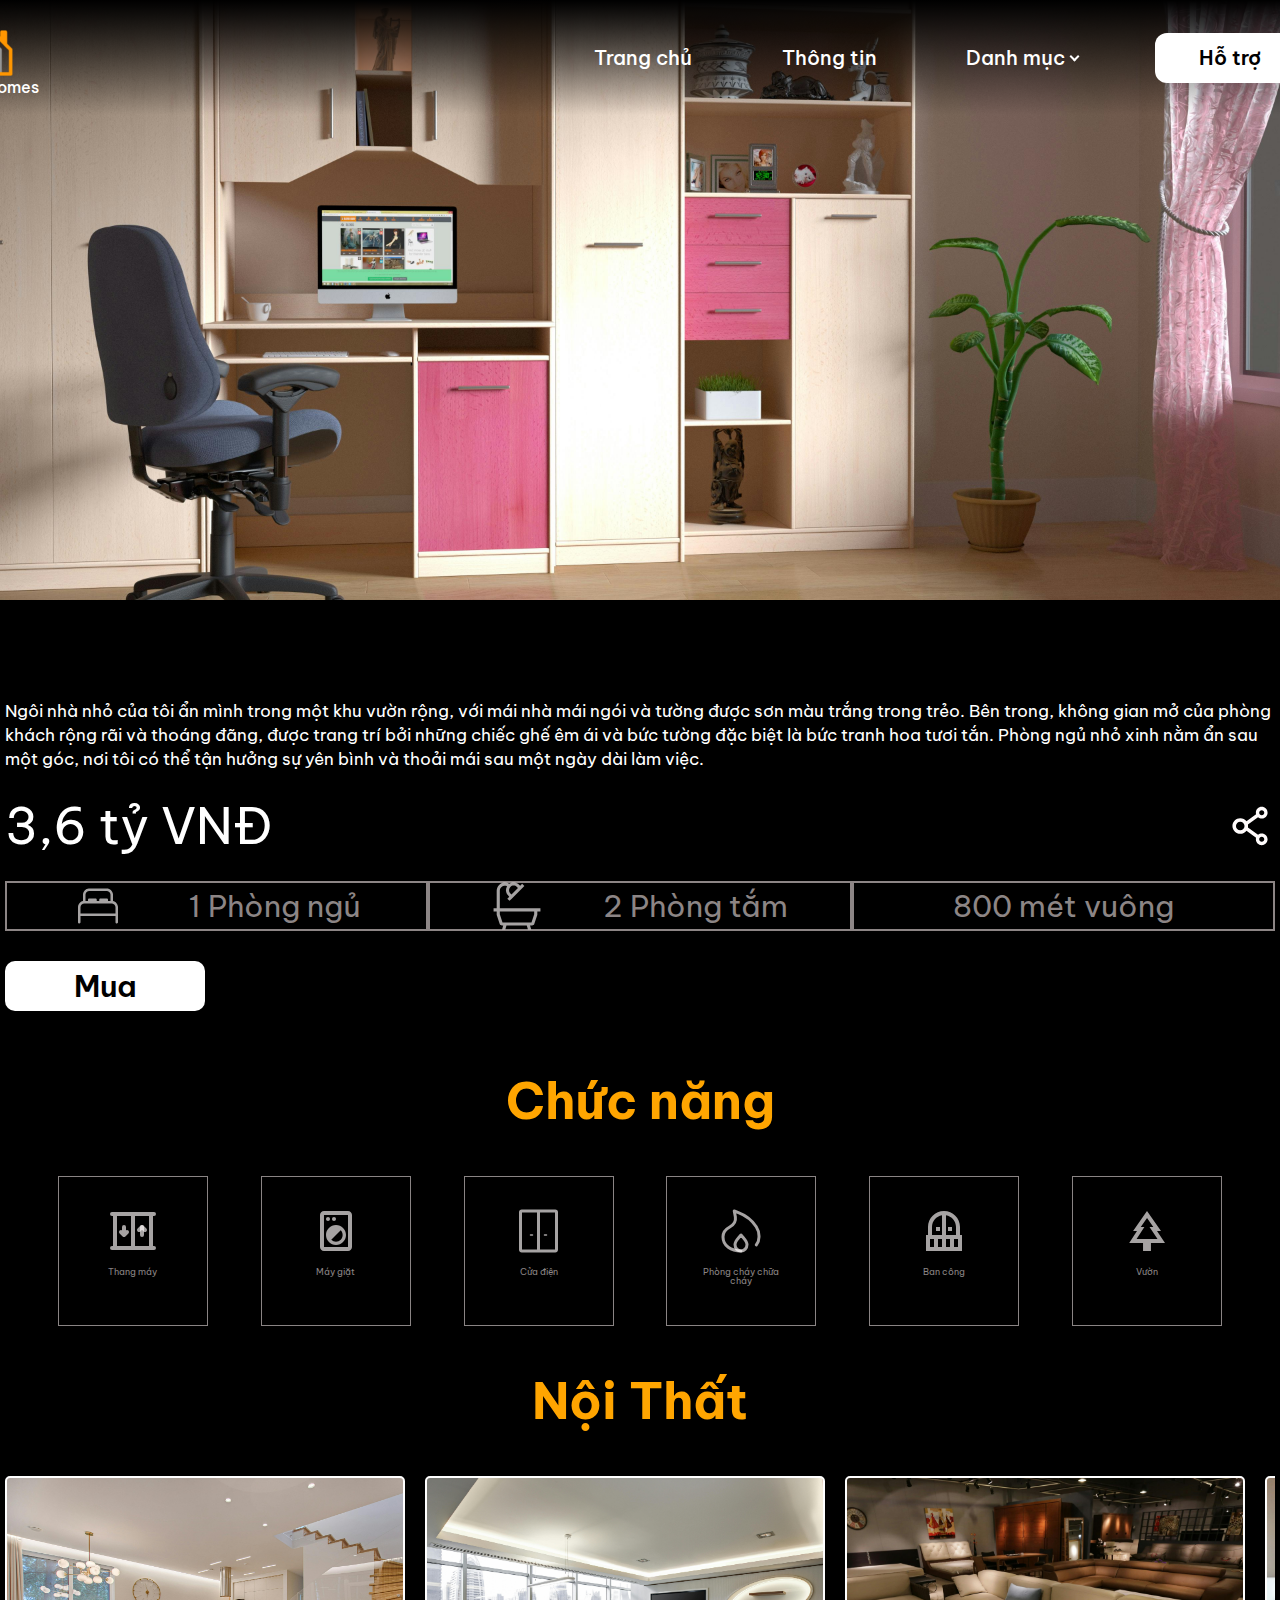
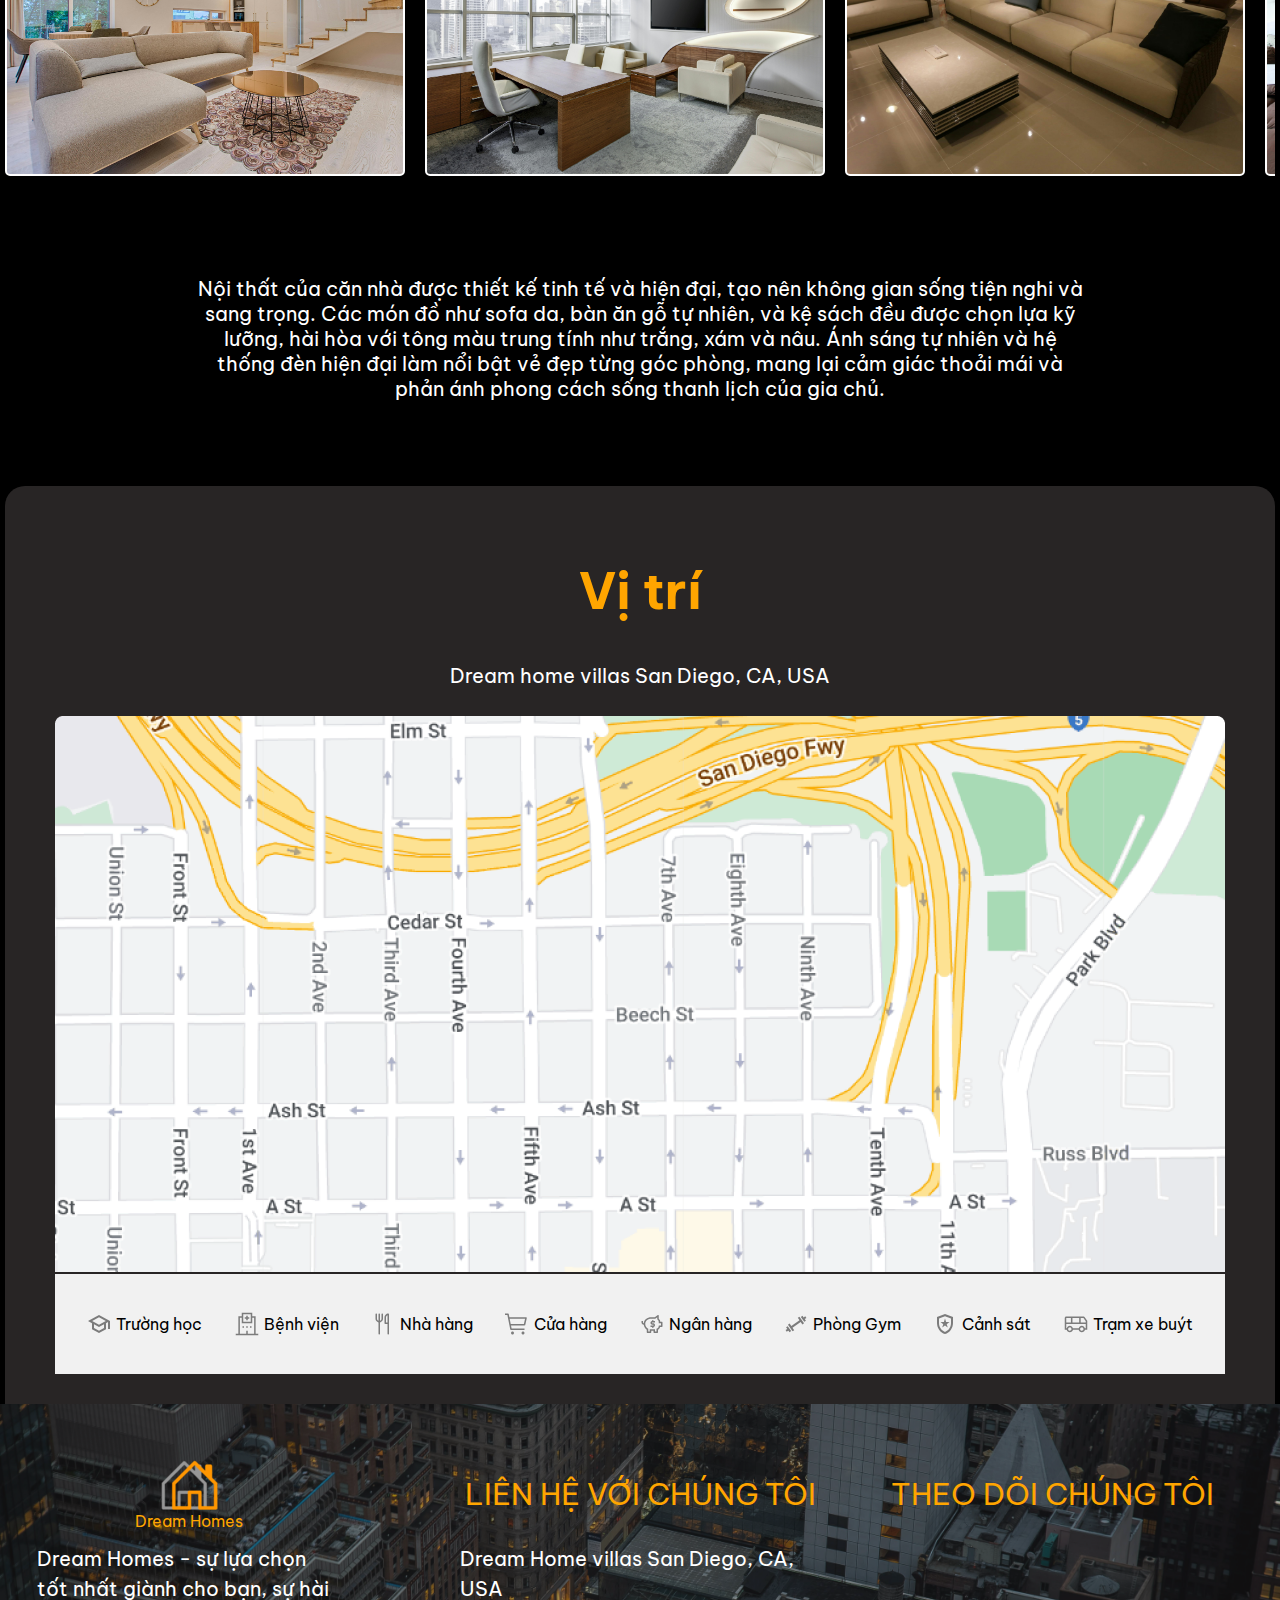
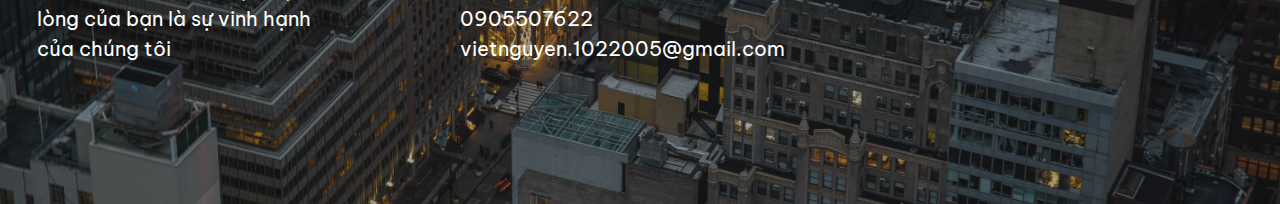
<file: htmls/nhathu6.html>
<!DOCTYPE html>
<html lang="en">
  <head>
    <meta charset="UTF-8" />
    <meta name="viewport" content="width=device-width, initial-scale=1.0" />
    <!-- phần reset -->
    <link rel="stylesheet" href="../css/reset.css" />
    <!-- phần favicon -->
    <link
      rel="apple-touch-icon"
      sizes="57x57"
      href="../src/favicon/apple-icon-57x57.png"
    />
    <link
      rel="apple-touch-icon"
      sizes="60x60"
      href="../src/favicon/apple-icon-60x60.png"
    />
    <link
      rel="apple-touch-icon"
      sizes="72x72"
      href="../src/favicon/apple-icon-72x72.png"
    />
    <link
      rel="apple-touch-icon"
      sizes="76x76"
      href="../src/favicon/apple-icon-76x76.png"
    />
    <link
      rel="apple-touch-icon"
      sizes="114x114"
      href="../src/favicon/apple-icon-114x114.png"
    />
    <link
      rel="apple-touch-icon"
      sizes="120x120"
      href="../src/favicon/apple-icon-120x120.png"
    />
    <link
      rel="apple-touch-icon"
      sizes="144x144"
      href="../src/favicon/apple-icon-144x144.png"
    />
    <link
      rel="apple-touch-icon"
      sizes="152x152"
      href="../src/favicon/apple-icon-152x152.png"
    />
    <link
      rel="apple-touch-icon"
      sizes="180x180"
      href="../src/favicon/apple-icon-180x180.png"
    />
    <link
      rel="icon"
      type="image/png"
      sizes="192x192"
      href="../src/favicon/android-icon-192x192.png"
    />
    <link
      rel="icon"
      type="image/png"
      sizes="32x32"
      href="../src/favicon/favicon-32x32.png"
    />
    <link
      rel="icon"
      type="image/png"
      sizes="96x96"
      href="../src/favicon/favicon-96x96.png"
    />
    <link
      rel="icon"
      type="image/png"
      sizes="16x16"
      href="../src/favicon/favicon-16x16.png"
    />
    <link rel="manifest" href="/manifest.json" />
    <meta name="msapplication-TileColor" content="#ffffff" />
    <meta
      name="msapplication-TileImage"
      content="../src/favicon/ms-icon-144x144.png"
    />
    <meta name="theme-color" content="#ffffff" />
    <!-- font awesome -->
    <link
      rel="stylesheet"
      href="https://cdnjs.cloudflare.com/ajax/libs/font-awesome/6.5.2/css/all.min.css"
      integrity="sha512-SnH5WK+bZxgPHs44uWIX+LLJAJ9/2PkPKZ5QiAj6Ta86w+fsb2TkcmfRyVX3pBnMFcV7oQPJkl9QevSCWr3W6A=="
      crossorigin="anonymous"
      referrerpolicy="no-referrer"
    />
    <!-- phần font chữ -->
    <link rel="preconnect" href="https://fonts.googleapis.com" />
    <link rel="preconnect" href="https://fonts.gstatic.com" crossorigin />
    <link
      href="https://fonts.googleapis.com/css2?family=Be+Vietnam+Pro:ital,wght@0,100;0,200;0,300;0,400;0,500;0,600;0,700;0,800;0,900;1,100;1,200;1,300;1,400;1,500;1,600;1,700;1,800;1,900&display=swap"
      rel="stylesheet"
    />
    <!-- phần style -->
    <link rel="stylesheet" href="../css/model.css" />
    <link rel="stylesheet" href="../css/responsive_for_model.css" />
    <title>Nhà ở</title>
  </head>
  <body>
    <header>
      <div class="main-content">
        <nav>
          <div class="logo">
            <a href="#" class="icon"
              ><img src="../src/img/logo.png" alt=""
            /></a>
            <p>Dream Homes</p>
          </div>
          <ul class="item">
            <li><a href="../index.html">Trang chủ</a></li>
            <li><a href="./infor.html">Thông tin</a></li>
            <li class="menu" id="menu">
              <a href="#">Danh mục</a>
              <div class="sub-menu-wrap" id="submenu">
                <div class="sub-menu">
                  <a href="../index.html#model">Sản phẩm nổi bật</a>
                  <a href="../index.html#other-projects">Dự án</a>
                  <a href="../index.html#engineer">Kỹ sư</a>
                  <a href="../index.html#tech">Công nghệ</a>
                </div>
              </div>
            </li>
            <li>
              <a class="nav-btn" href="./lienhe.html">Hỗ trợ</a>
            </li>
          </ul>
        </nav>
        <div class="model">
          <img
            class="header-background"
            src="../src/img/furniture6.jpg"
            alt=""
          />
        </div>
      </div>
    </header>
    <!-- mobile/tablet -->
    <div class="mobile-header">
      <input type="checkbox" name="menu-checkbox" id="menu-checkbox" hidden />
      <label for="menu-checkbox">
        <svg
          class="menu-header-icon"
          xmlns="http://www.w3.org/2000/svg"
          viewBox="0 0 448 512"
        >
          <path
            fill="currentcolor"
            d="M0 96C0 78.3 14.3 64 32 64H416c17.7 0 32 14.3 32 32s-14.3 32-32 32H32C14.3 128 0 113.7 0 96zM0 256c0-17.7 14.3-32 32-32H416c17.7 0 32 14.3 32 32s-14.3 32-32 32H32c-17.7 0-32-14.3-32-32zM448 416c0 17.7-14.3 32-32 32H32c-17.7 0-32-14.3-32-32s14.3-32 32-32H416c17.7 0 32 14.3 32 32z"
          />
        </svg>
      </label>
      <!-- phần overlay -->
      <label for="menu-checkbox" class="menu-overlay"></label>
      <!-- menu drawer -->
      <div class="menu-drawer">
        <div class="logo-drawer">
          <a href="#" class="icon"><img src="../src/img/logo.png" alt="" /></a>
          <p>Dream Homes</p>
        </div>
        <ul id="nav-mobile">
          <li><a href="../index.html">Trang chủ</a></li>
          <li><a href="./infor.html">Thông tin</a></li>
          <li><a href="../index.html#model">Sản phẩm nổi bật</a></li>
          <li><a href="../index.html#other-projects">Dự án</a></li>
          <li><a href="../index.html#engineer">Kỹ sư</a></li>
          <li><a href="../index.html#tech">Công nghệ</a></li>
          <li>
            <a class="nav-btn" href="./lienhe.html">Hỗ trợ</a>
          </li>
        </ul>
      </div>
    </div>
    <main>
      <div class="main-content">
        <section class="infor">
          <div class="desc-fast">
            <p>
              Ngôi nhà nhỏ của tôi ẩn mình trong một khu vườn rộng, với mái nhà
              mái ngói và tường được sơn màu trắng trong trẻo. Bên trong, không
              gian mở của phòng khách rộng rãi và thoáng đãng, được trang trí
              bởi những chiếc ghế êm ái và bức tường đặc biệt là bức tranh hoa
              tươi tắn. Phòng ngủ nhỏ xinh nằm ẩn sau một góc, nơi tôi có thể
              tận hưởng sự yên bình và thoải mái sau một ngày dài làm việc.
            </p>
          </div>
          <div class="cost">
            <div class="price">3,6 tỷ VNĐ</div>
            <a href="" class="share"
              ><img src="../src/img/share.svg" alt=""
            /></a>
          </div>
          <div class="condition">
            <div class="bed">
              <img src="../src/img/bed.svg" alt="" />
              <span>1 Phòng ngủ</span>
            </div>
            <div class="bath">
              <img src="../src/img/bath.svg" alt="" />
              <span>2 Phòng tắm</span>
            </div>
            <div class="dientich"><span>800 mét vuông</span></div>
          </div>
          <div class="buy">Mua</div>
        </section>
        <section class="features">
          <h1 class="title">Chức năng</h1>
          <div class="feature-items">
            <div>
              <img src="../src/img/item1.svg" alt="" />
              <p>Thang máy</p>
            </div>
            <div>
              <img src="../src/img/item2.svg" alt="" />
              <p>Máy giặt</p>
            </div>
            <div>
              <img src="../src/img/item3.svg" alt="" />
              <p>Cửa điện</p>
            </div>
            <div>
              <img src="../src/img/item4.svg" alt="" />
              <p>Phòng cháy chữa cháy</p>
            </div>
            <div>
              <img src="../src/img/item5.svg" alt="" />
              <p>Ban công</p>
            </div>
            <div>
              <img src="../src/img/item6.svg" alt="" />
              <p>Vườn</p>
            </div>
          </div>
        </section>
        <section class="furniture">
          <h1 class="title">Nội Thất</h1>
          <div class="slide-furniture">
            <div
              class="furniture-item"
              style="background-image: url(../src/img/furniture1.jpg)"
            ></div>
            <div
              class="furniture-item"
              style="background-image: url(../src/img/furniture2.jpg)"
            ></div>
            <div
              class="furniture-item"
              style="background-image: url(../src/img/furniture3.jpg)"
            ></div>
            <div
              class="furniture-item"
              style="background-image: url(../src/img/furniture4.jpg)"
            ></div>
            <div
              class="furniture-item"
              style="background-image: url(../src/img/furniture5.jpg)"
            ></div>
            <div
              class="furniture-item"
              style="background-image: url(../src/img/furniture6.jpg)"
            ></div>
          </div>
          <div class="furniture-desc">
            <p>
              Nội thất của căn nhà được thiết kế tinh tế và hiện đại, tạo nên
              không gian sống tiện nghi và sang trọng. Các món đồ như sofa da,
              bàn ăn gỗ tự nhiên, và kệ sách đều được chọn lựa kỹ lưỡng, hài hòa
              với tông màu trung tính như trắng, xám và nâu. Ánh sáng tự nhiên
              và hệ thống đèn hiện đại làm nổi bật vẻ đẹp từng góc phòng, mang
              lại cảm giác thoải mái và phản ánh phong cách sống thanh lịch của
              gia chủ.
            </p>
          </div>
        </section>
        <section class="neighborhood">
          <h1 class="title">Vị trí</h1>
          <address class="location">
            Dream home villas San Diego, CA, USA
          </address>
          <div class="map">
            <div class="map-img">
              <a href=""
                ><img src="../src/img/map.png" alt="" class="ggmap"
              /></a>
            </div>
            <ul class="services">
              <li>
                <a href="">
                  <img src="../src/img/edu.svg" alt="" class="icon-service" />
                  <span class="text-service">Trường học</span>
                </a>
              </li>
              <li>
                <a href="">
                  <img
                    src="../src/img/hospital.svg"
                    alt=""
                    class="icon-service"
                  />
                  <span class="text-service">Bệnh viện</span>
                </a>
              </li>
              <li>
                <a href="">
                  <img
                    src="../src/img/restaurant.svg"
                    alt=""
                    class="icon-service"
                  />
                  <span class="text-service">Nhà hàng</span>
                </a>
              </li>
              <li>
                <a href="">
                  <img
                    src="../src/img/groceries.svg"
                    alt=""
                    class="icon-service"
                  />
                  <span class="text-service">Cửa hàng</span>
                </a>
              </li>
              <li>
                <a href="">
                  <img
                    src="../src/img/piggy-bank.svg"
                    alt=""
                    class="icon-service"
                  />
                  <span class="text-service">Ngân hàng</span>
                </a>
              </li>
              <li>
                <a href="">
                  <img src="../src/img/gym.svg" alt="" class="icon-service" />
                  <span class="text-service">Phòng Gym</span>
                </a>
              </li>
              <li>
                <a href="">
                  <img
                    src="../src/img/police-station.svg"
                    alt=""
                    class="icon-service"
                  />
                  <span class="text-service">Cảnh sát</span>
                </a>
              </li>
              <li>
                <a href="">
                  <img src="../src/img/bus.svg" alt="" class="icon-service" />
                  <span class="text-service">Trạm xe buýt</span>
                </a>
              </li>
            </ul>
          </div>
        </section>
      </div>
    </main>
    <footer>
      <img src="../src/img/footerB.jpg" alt="" />
      <div class="main-content">
        <div class="items">
          <div class="left">
            <div class="label">
              <img src="../src/img/logo.png" alt="" />
              <p style="color: orange">Dream Homes</p>
            </div>
            <p class="desc">
              Dream Homes - sự lựa chọn tốt nhất giành cho bạn, sự hài lòng của
              bạn là sự vinh hạnh của chúng tôi
            </p>
          </div>
          <div class="center">
            <h2>Liên hệ với chúng tôi</h2>
            <div class="contact-me">
              <div class="address">
                <i class="fa-solid fa-location-dot"></i>
                <address>Dream Home villas San Diego, CA, USA</address>
              </div>
              <div class="phone">
                <i class="fa-solid fa-phone-volume"></i>
                <p>0905507622</p>
              </div>
              <div class="mail">
                <i class="fa-solid fa-envelope"></i>
                <p>vietnguyen.1022005@gmail.com</p>
              </div>
            </div>
          </div>
          <div class="right">
            <h2>Theo dõi chúng tôi</h2>
            <div class="icon">
              <a href="https://www.instagram.com/" target="_blank"
                ><i class="fa-brands fa-instagram" id="instagram"></i
              ></a>
              <a href="https://www.facebook.com/" target="_blank"
                ><i class="fa-brands fa-facebook" id="facebook"></i
              ></a>
              <a href="https://twitter.com/" target="_blank"
                ><i class="fa-brands fa-twitter" id="twitter"></i
              ></a>
            </div>
          </div>
        </div>
      </div>
    </footer>
    <script src="../js/model.js"></script>
  </body>
</html>
</file>
<file: css/infor.css>
* {
  box-sizing: border-box;
}
html {
  font-size: 62.5%;
  background-color: rgb(209, 203, 203);
  color: #000000;
}

body {
  font-size: 1.6rem;
  font-family: "Be Vietnam Pro", sans-serif;
}
.main-content {
  width: 1270px;
  max-width: calc(100%-48px);
  margin: 0 auto;
}
a {
  text-decoration: none;
  color: #0b0b0b;
  font-family: "Be Vietnam Pro", sans-serif;
}
.title {
  font-size: 4rem;
  font-weight: 700;
  color: orange;
  padding: 50px 0;
}
/* phần header */
header {
  width: 1440px;
  margin: 0 auto;
}
nav {
  margin: 0 -85px;
  position: relative;
  display: flex;
  justify-content: space-between;
  align-items: center;
  padding: 20px 0;
  background-color: rgb(209, 203, 203);
}

.logo {
  margin-left: 50px;
  text-align: center;
  color: #fff;
  font-weight: 500;
}
.item {
  margin-right: 50px;
  width: 800px;
  display: flex;
  justify-content: space-around;
  align-items: center;
  font-size: 2rem;
  font-weight: 500;
}
.item li {
  transition-duration: 0.5s;
}
.item li:first-child:hover,
.item li:nth-child(2):hover {
  transform: translateY(-10px);
}
/* dropdown */

.menu {
  position: relative;
}
.menu::after {
  position: absolute;
  content: "";
  width: 5px;
  height: 5px;
  border-left: 2px solid #000000;
  border-bottom: 2px solid #000000;
  rotate: -45deg;
  left: 105px;
  bottom: 8px;
}

.sub-menu-wrap {
  background-color: black;
  width: 200px;
  height: 0;
  border-radius: 10px;
  position: absolute;
  top: 50px;
  right: -50px;
  overflow: hidden;
  transition: height 0.5s ease;
}

.sub-menu-wrap.open {
  height: 200px;
}

.sub-menu a {
  color: white;
  text-decoration: none;
  display: block;
}
.sub-menu {
  display: flex;
  flex-direction: column;
  align-items: center;
}
.sub-menu a {
  width: 100%;
  height: 50px;
  display: flex;
  justify-content: center;
  align-items: center;
  transition-duration: 0.5s;
}
.sub-menu a:hover {
  background-color: #fff;
  color: black;
}

.model-top-left {
  width: 1000px;
  height: 600px;
  margin: 0 auto;
}
.model-top-left img {
  width: 100%;
  height: 100%;
  object-fit: cover;
}
.nav-btn {
  display: flex;
  justify-content: center;
  align-items: center;
  background-color: #fff;
  color: black;
  width: 150px;
  height: 50px;
  border-radius: 12px;
  font-weight: 600;
  transition-duration: 0.5s;
}
.nav-btn:hover {
  opacity: 0.6;
}

/* main */

main img {
  margin: 50px 0 20px;
  width: 100%;
  height: 800px;
}
main .img-desc {
  text-align: center;
  font-size: 2rem;
  font-style: italic;
}
main h1 {
  text-align: center;
  text-transform: uppercase;
  font-size: 4rem;
  font-weight: 700;
  color: rgb(229, 119, 41);
  margin-top: 20px;
}
main h2 {
  font-size: 2.5rem;
  margin-top: 20px;
  font-weight: 600;
}
main p {
  font-size: 1.5rem;
  line-height: 1.5;
}
main li {
  line-height: 1.5;
}
main address {
  font-size: 1.6rem;
  margin-top: 30px;
  color: black;
  font-weight: 500;
}
main .evaluate {
  display: flex;
  justify-content: center;
  align-items: center;
  margin: 50px 0;
}
main .evaluate i {
  font-size: 2.5rem;
  color: yellow;
}
main .evaluate p {
  font-size: 1.9rem;
}
main span {
  font-weight: 700;
}
/* phần footer */
footer {
  width: 100%;
  height: 400px;
  display: flex;
  justify-content: center;
  align-items: center;
  background-color: #2523236b;
  color: #ffffff;
  position: relative;
}
footer > img {
  position: absolute;
  width: 100%;
  height: 100%;
  top: 0;
  left: 0;
  object-fit: cover;
  z-index: -1;
}
footer .items {
  display: flex;
  justify-content: space-evenly;
  align-items: center;
  width: 100%;
  height: 300px;
}
footer .items > div {
  width: 30%;
  height: 100%;
}
footer .items .label {
  width: 80%;
  text-align: center;
}
footer .items .left > p {
  font-size: 2rem;
  margin-top: 15px;
  line-height: 1.5;
  width: 300px;
}
footer .items h2 {
  color: orange;
  font-size: 3rem;
  display: flex;
  justify-content: center;
  align-items: center;
  height: 80px;
  text-transform: uppercase;
}
footer .items .center .contact-me {
  font-size: 2rem;
  margin-top: 10px;
  line-height: 1.5;
}
footer .items .center .address {
  display: flex;
  gap: 10px;
}
footer .items .center .address i {
  color: rgb(219, 158, 45);
}
footer .items .center .phone {
  display: flex;
  gap: 10px;
  align-items: center;
}
footer .items .center .phone i {
  color: rgb(219, 158, 45);
}
footer .items .center .mail {
  display: flex;
  gap: 10px;
  align-items: center;
}
footer .items .center .mail i {
  color: rgb(219, 158, 45);
}
footer .items .right .icon {
  margin-top: 10px;
  display: flex;
  justify-content: space-evenly;
  align-items: center;
  height: 90px;
}
footer .items .right .icon i {
  font-size: 4rem;
}
#facebook {
  transition-duration: 0.5s;
  color: #fff;
}
#facebook:hover {
  color: rgb(79, 187, 242);
  cursor: pointer;
}
#instagram {
  transition-duration: 0.5s;
  color: #fff;
}
#instagram:hover {
  background-image: linear-gradient(#833ab4, #fd1d1d, #fcb045);
  color: transparent;
  background-clip: text;
  -webkit-background-clip: text;
  cursor: pointer;
}
#twitter {
  transition-duration: 0.5s;
  color: #fff;
}
#twitter:hover {
  color: rgb(128, 133, 136);
  cursor: pointer;
}
</file>
<file: css/responsive_for_infor.css>
/* PC */
@media (min-width: 992px) {
  .mobile-header {
    display: none;
  }
}
/* Tablet and mobile*/
@media (max-width: 991.98px) {
  * {
    text-align: justify;
  }
  header {
    width: 100%;
    margin-bottom: 100px;
  }
  header .item {
    display: none;
  }
  .title {
    font-size: 3rem;
  }
  .logo {
    display: none;
  }
  .menu-header-icon {
    width: 40px;
    position: absolute;
    top: 2%;
    left: 2%;
    color: #1b1a1a;
  }
  hr {
    display: none;
  }
  .menu-overlay {
    position: fixed;
    background-color: rgba(64, 59, 59, 0.493);
    inset: 0;
    z-index: 1;
    opacity: 0;
    visibility: hidden;
    transition: 0.5s;
  }
  #menu-checkbox:checked ~ .menu-overlay {
    opacity: 1;
    visibility: visible;
  }
  .menu-drawer {
    position: fixed;
    background-color: rgb(81, 78, 78);
    inset: 0 60% 0 0;
    z-index: 2;
    transform: translateX(-100%);
    transition: 0.4s;
  }
  .menu-drawer p {
    color: #fff;
    text-align: center;
  }
  #menu-checkbox:checked ~ .menu-drawer {
    transform: translateX(0);
  }
  .menu-drawer .logo-drawer {
    text-align: center;
    padding-top: 20px;
  }
  #nav-mobile {
    width: 80%;
    margin: 0 auto;
  }
  .menu-drawer #nav-mobile li {
    font-size: 3rem;
    margin: 30px 0;
  }
  .menu-drawer #nav-mobile a {
    color: #fff;
  }
  .menu-drawer #nav-mobile .nav-btn {
    color: #000;
  }
  .main-content {
    width: 95%;
    margin: 0 auto;
  }
  header nav {
    display: none;
  }
  main img {
    object-fit: cover;
    height: 80%;
  }
  footer .items .left .label {
    margin: 0 auto;
  }
  footer .items .left .desc {
    width: 80%;
    margin: 0 auto;
    text-align: justify;
  }
  footer .items .center h2 {
    text-align: center;
    font-size: 1.8rem;
  }
  footer .items .center .contact-me {
    width: 90%;
    margin: 0 auto;
  }
  footer .items .center .contact-me > * {
    width: 100%;
  }
  footer .items .center .mail p {
    width: 87%;
    word-wrap: break-word;
  }
  footer .items .right h2 {
    text-align: center;
    font-size: 1.8rem;
  }
}
@media (max-width: 768px) {
  * {
    text-align: justify;
    margin: 0 20px;
  }
  header .item {
    display: none;
  }

  .model img {
    object-fit: cover;
    height: 100%;
  }
  .logo {
    display: none;
  }
  .menu-header-icon {
    width: 20px;
    position: absolute;
    top: 2%;
    left: 2%;
    color: #1b1a1a;
  }
  .menu-overlay {
    position: fixed;
    background-color: rgba(64, 59, 59, 0.493);
    inset: 0;
    z-index: 1;
    opacity: 0;
    visibility: hidden;
    transition: 0.5s;
  }
  #menu-checkbox:checked ~ .menu-overlay {
    opacity: 1;
    visibility: visible;
  }
  .menu-drawer {
    position: fixed;
    background-color: rgb(81, 78, 78);
    inset: 0 40% 0 0;
    z-index: 2;
    transform: translateX(-100%);
    transition: 0.4s;
  }
  #menu-checkbox:checked ~ .menu-drawer {
    transform: translateX(0);
  }
  .menu-drawer .logo-drawer {
    text-align: center;
    padding-top: 20px;
  }
  #nav-mobile {
    width: 80%;
    margin: 0 auto;
  }
  .menu-drawer #nav-mobile li {
    font-size: 3rem;
    margin: 30px 0;
  }
  .menu-drawer #nav-mobile li a {
    font-size: 2rem;
  }
  header .main-content nav {
    width: 100%;
    background: transparent;
    margin: 0;
  }
  .main-content {
    width: 100%;
    overflow: hidden;
  }
  main .img-desc {
    font-size: 1rem;
  }
  footer {
    height: 500px;
    padding: 100px 0;
  }
  footer .main-content {
    height: 500px;
  }
  footer .items {
    flex-direction: column;
    width: 100%;
  }
  footer .items > div {
    width: 90%;
  }
  footer .items .left * {
    margin: 0 auto;
  }
  footer .items p,
  footer .items .address,
  footer .items .left .desc {
    font-size: 1.5rem;
  }
  footer .items h2 {
    font-size: 2rem;
  }
  footer .items .right .mail p {
    width: 87%;
    word-wrap: break-word;
  }
}
</file>
<file: css/lienhe.css>
html {
  height: 100%;
}
h1 {
  text-align: center;
  padding-top: 50px;
  font-size: 2rem;
  font-weight: 500;
}
body {
  height: 100%;
  font-family: "Be Vietnam Pro", sans-serif;
}
img {
  position: absolute;
  width: 100%;
  height: 100%;
  object-fit: cover;
  z-index: -1;
}
form {
  width: 600px;
  height: 400px;
  text-align: center;
  background-color: rgba(234, 236, 245, 0.537);
  padding: 20px 0;
  border-radius: 20px;
  opacity: 0.5;
  transition-duration: 0.5s;
  position: absolute;
  transform: translate(-50%, -50%);
  left: 50%;
  top: 50%;
}
form:hover {
  opacity: 1;
}
#name {
  width: 95%;
  height: 30px;
  border-radius: 10px;
}
#email,
#sdt {
  width: 200px;
  height: 30px;
  border-radius: 10px;
}
.infor {
  width: 95%;
  margin: 0 auto;
  display: flex;
  justify-content: space-between;
  align-items: center;
}
#message {
  border-radius: 10px;
  width: 95%;
}
</file>
<file: css/responsive_for_lienhe.css>
@media (max-width: 991.98px) {
  form {
    width: 80%;
  }
}
@media (max-width: 768px) {
  form {
    width: 80%;
  }
  h1 {
    font-size: 1rem;
  }
  .infor {
    flex-direction: column;
    gap: 20px;
    width: 80%;
  }
  .infor * {
    width: 100%;
    display: flex;
    align-items: center;
    justify-content: space-between;
  }
  #email,
  #sdt {
    width: 100%;
  }
}
</file>
<file: css/model.css>
* {
  box-sizing: border-box;
}
html {
  font-size: 62.5%;
  background-color: rgb(0, 0, 0);
  color: #fff;
}

body {
  font-size: 1.6rem;
  font-family: "Be Vietnam Pro", sans-serif;
}
.main-content {
  width: 1270px;
  max-width: calc(100%-48px);
  margin: 0 auto;
}
a {
  text-decoration: none;
  color: #fff;
  font-family: "Be Vietnam Pro", sans-serif;
}
.title {
  font-size: 5rem;
  font-weight: 700;
  color: orange;
  padding: 50px 0;
  text-align: center;
}
/* phần header */
header {
  width: 100%;
  height: 600px;
  position: relative;
  margin-bottom: 100px;
}
header .header-background {
  width: 100%;
  height: 100%;
  position: absolute;
  top: 0;
  left: 0;
  z-index: -2;
  object-fit: cover;
}

nav {
  margin: 0 -124.5px;
  position: relative;
  display: flex;
  justify-content: space-between;
  align-items: center;
  padding: 20px 0;
  background: linear-gradient(to bottom, rgba(0, 0, 0, 1), rgba(0, 0, 0, 0));
}

.logo {
  margin-left: 50px;
  text-align: center;
  color: #fff;
  font-weight: 500;
}
.item {
  margin-right: 50px;
  width: 800px;
  display: flex;
  justify-content: space-around;
  align-items: center;
  font-size: 2rem;
  font-weight: 500;
}
.item li {
  transition-duration: 0.5s;
}
.item li:first-child:hover,
.item li:nth-child(2):hover {
  transform: translateY(-10px);
}
.model img {
  width: 100%;
  height: 100%;
  object-fit: cover;
}
/* dropdown */
.menu {
  position: relative;
}
.menu::after {
  position: absolute;
  content: "";
  width: 5px;
  height: 5px;
  border-left: 2px solid #fff;
  border-bottom: 2px solid #fff;
  rotate: -45deg;
  left: 105px;
  bottom: 8px;
}

.sub-menu-wrap {
  background-color: black;
  width: 200px;
  height: 0;
  border-radius: 10px;
  position: absolute;
  top: 50px;
  right: -50px;
  overflow: hidden;
  transition: height 0.5s ease;
}

.sub-menu-wrap.open {
  height: 200px;
}

.sub-menu a {
  color: white;
  text-decoration: none;
  display: block;
}
.sub-menu {
  display: flex;
  flex-direction: column;
  align-items: center;
}
.sub-menu a {
  width: 100%;
  height: 50px;
  display: flex;
  justify-content: center;
  align-items: center;
  transition-duration: 0.5s;
}
.sub-menu a:hover {
  background-color: #fff;
  color: black;
}

.nav-btn {
  display: flex;
  justify-content: center;
  align-items: center;
  background-color: #fff;
  color: black;
  width: 150px;
  height: 50px;
  border-radius: 12px;
  font-weight: 600;
  transition-duration: 0.5s;
}
.nav-btn:hover {
  opacity: 0.6;
}
.slogan {
  position: absolute;
  font-size: 6rem;
  font-weight: 800;
  width: 650px;
  letter-spacing: 3px;
  bottom: 230px;
}
.desc-fast {
  width: 100%;
  font-size: 1.7rem;
  line-height: 1.4;
  margin: 0 auto;
}
/* infor */
.infor {
  font-size: 3rem;
}

.infor img {
  width: 50px;
}
.infor .cost {
  padding: 30px 0;
  font-size: 5rem;
  display: flex;
  justify-content: space-between;
}
.share {
  width: 50px;
  height: 50px;
  color: white;
}
.condition {
  display: flex;
  align-items: center;
  color: #8c8585;
  justify-content: space-between;
}

.condition .bath,
.condition .bed,
.condition .dientich {
  border: 2px solid #8c8585;
  width: 33.33%;
  height: 50px;
  display: flex;
  align-items: center;
  justify-content: space-evenly;
}
.condition .bath:hover,
.condition .bed:hover,
.condition .dientich:hover {
  border: 2px solid orange;
}
.buy {
  font-weight: 600;
  width: 200px;
  height: 50px;
  background-color: #fff;
  color: black;
  border-radius: 10px;
  display: flex;
  justify-content: center;
  align-items: center;
  margin: 30px 0 15px;
  transition-duration: 0.5s;
  cursor: pointer;
}
.buy:hover {
  opacity: 0.6;
}
/* phần feature */

.features .feature-items {
  display: flex;
  justify-content: space-evenly;
}
.features .feature-items div {
  padding: 30px;
  border: 1px solid #8a8484;
  text-align: center;
  width: 150px;
  height: 150px;
  transition: 0.5s;
}
.features .feature-items div:hover {
  transform: translateY(-10px);
}
.features .feature-items p {
  font-size: 0.9rem;
  margin-top: 10px;
  color: #8a8484;
}

/* phần Furniture */
.furniture {
  height: 700px;
  width: 100%;
}

.furniture .slide-furniture {
  width: 100%;
  height: 400px;
  display: flex;
  overflow: hidden;
  position: relative;
}
.furniture-item {
  width: 400px;
  height: 300px;
  background-repeat: no-repeat;
  background-size: cover;
  background-position: 50% 50%;
  flex-shrink: 0;
  border: 2px solid #fff;
  border-radius: 5px;
  transition: 1s;
  position: absolute;
}
.furniture-item:nth-child(1) {
  transform: translateX(-105%);
}
.furniture-item:nth-child(2) {
  transform: translateX(0%);
  background-position: 10% 50%;
}
.furniture-item:nth-child(3) {
  transform: translateX(105%);
  background-position: 50% 50%;
}

.furniture-item:nth-child(4) {
  transform: translateX(210%);
  background-position: 90% 50%;
}
.furniture-item:nth-child(5) {
  transform: translateX(315%);
  background-position: 100% 50%;
}
.furniture-item:nth-child(6) {
  transform: translateX(420%);
}
.furniture .furniture-desc {
  width: 70%;
  text-align: center;
  margin: 0 auto;
  font-size: 2rem;
  line-height: 1.25;
}

/* phần neighborhood */
.neighborhood {
  margin-top: 60px;
  padding: 30px 20px;
  background: #423d3d9a;
  border-radius: 20px 20px 0 0;
}

.neighborhood .location {
  font-size: 2rem;
  padding: 0 0 30px;
  text-align: center;
}
.map-img {
  width: 1170px;
  margin: 0 auto;
  overflow: hidden;
}
.ggmap {
  width: 100%;
  height: 100%;
  transition-duration: 1s;
}
.ggmap:hover {
  transform: scale(1.2);
}
.services {
  width: 95.1%;
  display: flex;
  background-color: #f1f1f1;
  margin: 0 auto;
  height: 100px;
  justify-content: space-evenly;
  align-items: center;
}
.services li a {
  display: flex;
  justify-content: center;
  align-items: center;
  gap: 5px;
  transition-duration: 0.5s;
}
.services li a:hover {
  transform: translateY(-10px);
}
.text-service {
  color: black;
}
/* phần footer*/
footer {
  width: 100%;
  height: 400px;
  display: flex;
  justify-content: center;
  align-items: center;
  background-color: #2523236b;
  color: #ffffff;
  position: relative;
}
footer > img {
  position: absolute;
  width: 100%;
  height: 100%;
  top: 0;
  left: 0;
  object-fit: cover;
  z-index: -1;
}
footer .items {
  display: flex;
  justify-content: space-evenly;
  align-items: center;
  width: 100%;
  height: 300px;
}
footer .items > div {
  width: 30%;
  height: 100%;
}
footer .items .label {
  width: 80%;
  text-align: center;
}
footer .items .left > p {
  font-size: 2rem;
  margin-top: 15px;
  line-height: 1.5;
  width: 300px;
}
footer .items h2 {
  color: orange;
  font-size: 3rem;
  display: flex;
  justify-content: center;
  align-items: center;
  height: 80px;
  text-transform: uppercase;
}
footer .items .center .contact-me {
  font-size: 2rem;
  margin-top: 10px;
  line-height: 1.5;
}
footer .items .center .address {
  display: flex;
  gap: 10px;
}
footer .items .center .address i {
  color: rgb(219, 158, 45);
}
footer .items .center .phone {
  display: flex;
  gap: 10px;
  align-items: center;
}
footer .items .center .phone i {
  color: rgb(219, 158, 45);
}
footer .items .center .mail {
  display: flex;
  gap: 10px;
  align-items: center;
}
footer .items .center .mail i {
  color: rgb(219, 158, 45);
}
footer .items .right .icon {
  margin-top: 10px;
  display: flex;
  justify-content: space-evenly;
  align-items: center;
  height: 90px;
}
footer .items .right .icon i {
  font-size: 4rem;
}
#facebook {
  transition-duration: 0.5s;
}
#facebook:hover {
  color: rgb(79, 187, 242);
  cursor: pointer;
}
#instagram {
  transition-duration: 0.5s;
}
#instagram:hover {
  background-image: linear-gradient(#833ab4, #fd1d1d, #fcb045);
  color: transparent;
  background-clip: text;
  -webkit-background-clip: text;
  cursor: pointer;
}
#twitter {
  transition-duration: 0.5s;
}
#twitter:hover {
  color: rgb(128, 133, 136);
  cursor: pointer;
}
</file>
<file: css/responsive_for_model.css>
/* PC */
@media (min-width: 992px) {
  .mobile-header {
    display: none;
  }
}
/* Tablet and mobile*/
@media (max-width: 991.98px) {
  header {
    height: 400px;
  }
  header .item {
    display: none;
  }
  .model img {
    object-fit: cover;
    height: 100%;
  }
  .title {
    font-size: 3rem;
  }
  .logo {
    display: none;
  }
  .menu-header-icon {
    width: 40px;
    position: absolute;
    top: 2%;
    left: 2%;
    color: #1b1a1a;
  }
  .menu-overlay {
    position: fixed;
    background-color: rgba(64, 59, 59, 0.493);
    inset: 0;
    z-index: 1;
    opacity: 0;
    visibility: hidden;
    transition: 0.5s;
  }
  #menu-checkbox:checked ~ .menu-overlay {
    opacity: 1;
    visibility: visible;
  }
  .menu-drawer {
    position: fixed;
    background-color: rgb(81, 78, 78);
    inset: 0 60% 0 0;
    z-index: 2;
    transform: translateX(-100%);
    transition: 0.4s;
  }
  #menu-checkbox:checked ~ .menu-drawer {
    transform: translateX(0);
  }
  .menu-drawer .logo-drawer {
    text-align: center;
    padding-top: 20px;
  }
  #nav-mobile {
    width: 80%;
    margin: 0 auto;
  }
  .menu-drawer #nav-mobile li {
    font-size: 3rem;
    margin: 30px 0;
  }
  header .main-content nav {
    width: 100%;
    background: transparent;
    margin: 0;
  }
  .main-content {
    width: 100%;
  }
  .desc-fast p {
    width: 90%;
    text-align: justify;
    margin: 10px auto;
  }
  .cost .price {
    font-size: 4rem;
  }
  .cost {
    width: 80%;
    margin: 0 auto;
  }
  .buy {
    margin: 30px auto 5px;
  }
  .map-img {
    width: 100%;
  }
  .services {
    width: 100%;
    margin: 0;
  }
  footer .items .left .label {
    margin: 0 auto;
  }
  footer .items .left .desc {
    width: 80%;
    margin: 0 auto;
    text-align: justify;
  }
  footer .items .center h2 {
    text-align: center;
    font-size: 1.8rem;
  }
  footer .items .center .contact-me {
    width: 90%;
    margin: 0 auto;
  }
  footer .items .center .contact-me > * {
    width: 100%;
  }
  footer .items .center .mail p {
    width: 87%;
    word-wrap: break-word;
  }
  footer .items .right h2 {
    text-align: center;
    font-size: 1.8rem;
  }
}
/* Tablet */
@media (max-width: 768px) {
  header {
    height: 250px;
  }
  header .item {
    display: none;
  }

  .model img {
    object-fit: cover;
    height: 100%;
  }
  .title {
    font-size: 2rem;
  }
  .logo {
    display: none;
  }
  .menu-header-icon {
    width: 20px;
    position: absolute;
    top: 2%;
    left: 2%;
    color: #1b1a1a;
  }
  .menu-overlay {
    position: fixed;
    background-color: rgba(64, 59, 59, 0.493);
    inset: 0;
    z-index: 1;
    opacity: 0;
    visibility: hidden;
    transition: 0.5s;
  }
  #menu-checkbox:checked ~ .menu-overlay {
    opacity: 1;
    visibility: visible;
  }
  .menu-drawer {
    position: fixed;
    background-color: rgb(81, 78, 78);
    inset: 0 40% 0 0;
    z-index: 2;
    transform: translateX(-100%);
    transition: 0.4s;
  }
  #menu-checkbox:checked ~ .menu-drawer {
    transform: translateX(0);
  }
  .menu-drawer .logo-drawer {
    text-align: center;
    padding-top: 20px;
  }
  #nav-mobile {
    width: 80%;
    margin: 0 auto;
  }
  .menu-drawer #nav-mobile li {
    font-size: 2rem;
    margin: 30px 0;
  }
  header .main-content nav {
    width: 100%;
    background: transparent;
    margin: 0;
  }
  .main-content {
    width: 100%;
    overflow: hidden;
  }
  .desc-fast p {
    width: 90%;
    font-size: 1rem;
    text-align: justify;
    margin: 10px auto;
  }
  .cost .price {
    font-size: 2rem;
  }
  .cost {
    display: flex;
    justify-content: center;
    align-items: center;
    width: 80%;
    margin: 0 auto;
  }
  .cost img {
    width: 30px;
  }
  .condition {
    font-size: 1.5rem;
  }
  .condition img {
    width: 20px;
  }
  .buy {
    height: 40px;
    font-size: 2rem;
    width: 100px;
    margin: 30px auto 5px;
  }
  .feature-items {
    animation: slide-feature 10s linear infinite;
  }
  @keyframes slide-feature {
    from {
      transform: translateX(0);
    }
    to {
      transform: translateX(-200px);
    }
  }
  .furniture {
    height: 400px;
  }
  .furniture .slide-furniture {
    height: 40%;
  }
  .furniture div {
    width: 200px;
    height: 100px;
  }
  .furniture-desc p {
    font-size: 1rem;
  }
  .map-img {
    width: 100%;
  }
  .services {
    width: 100%;
    margin: 0;
  }
  footer {
    height: 500px;
    padding: 100px 0;
  }
  footer .main-content {
    height: 500px;
  }
  footer .items {
    flex-direction: column;
    width: 100%;
  }
  footer .items > div {
    width: 90%;
  }
  footer .items .left * {
    margin: 0 auto;
  }
  footer .items p,
  footer .items .address,
  footer .items .left .desc {
    font-size: 1.5rem;
  }
  footer .items h2 {
    font-size: 2rem;
  }
  footer .items .right .mail p {
    width: 87%;
    word-wrap: break-word;
  }
}
</file>
